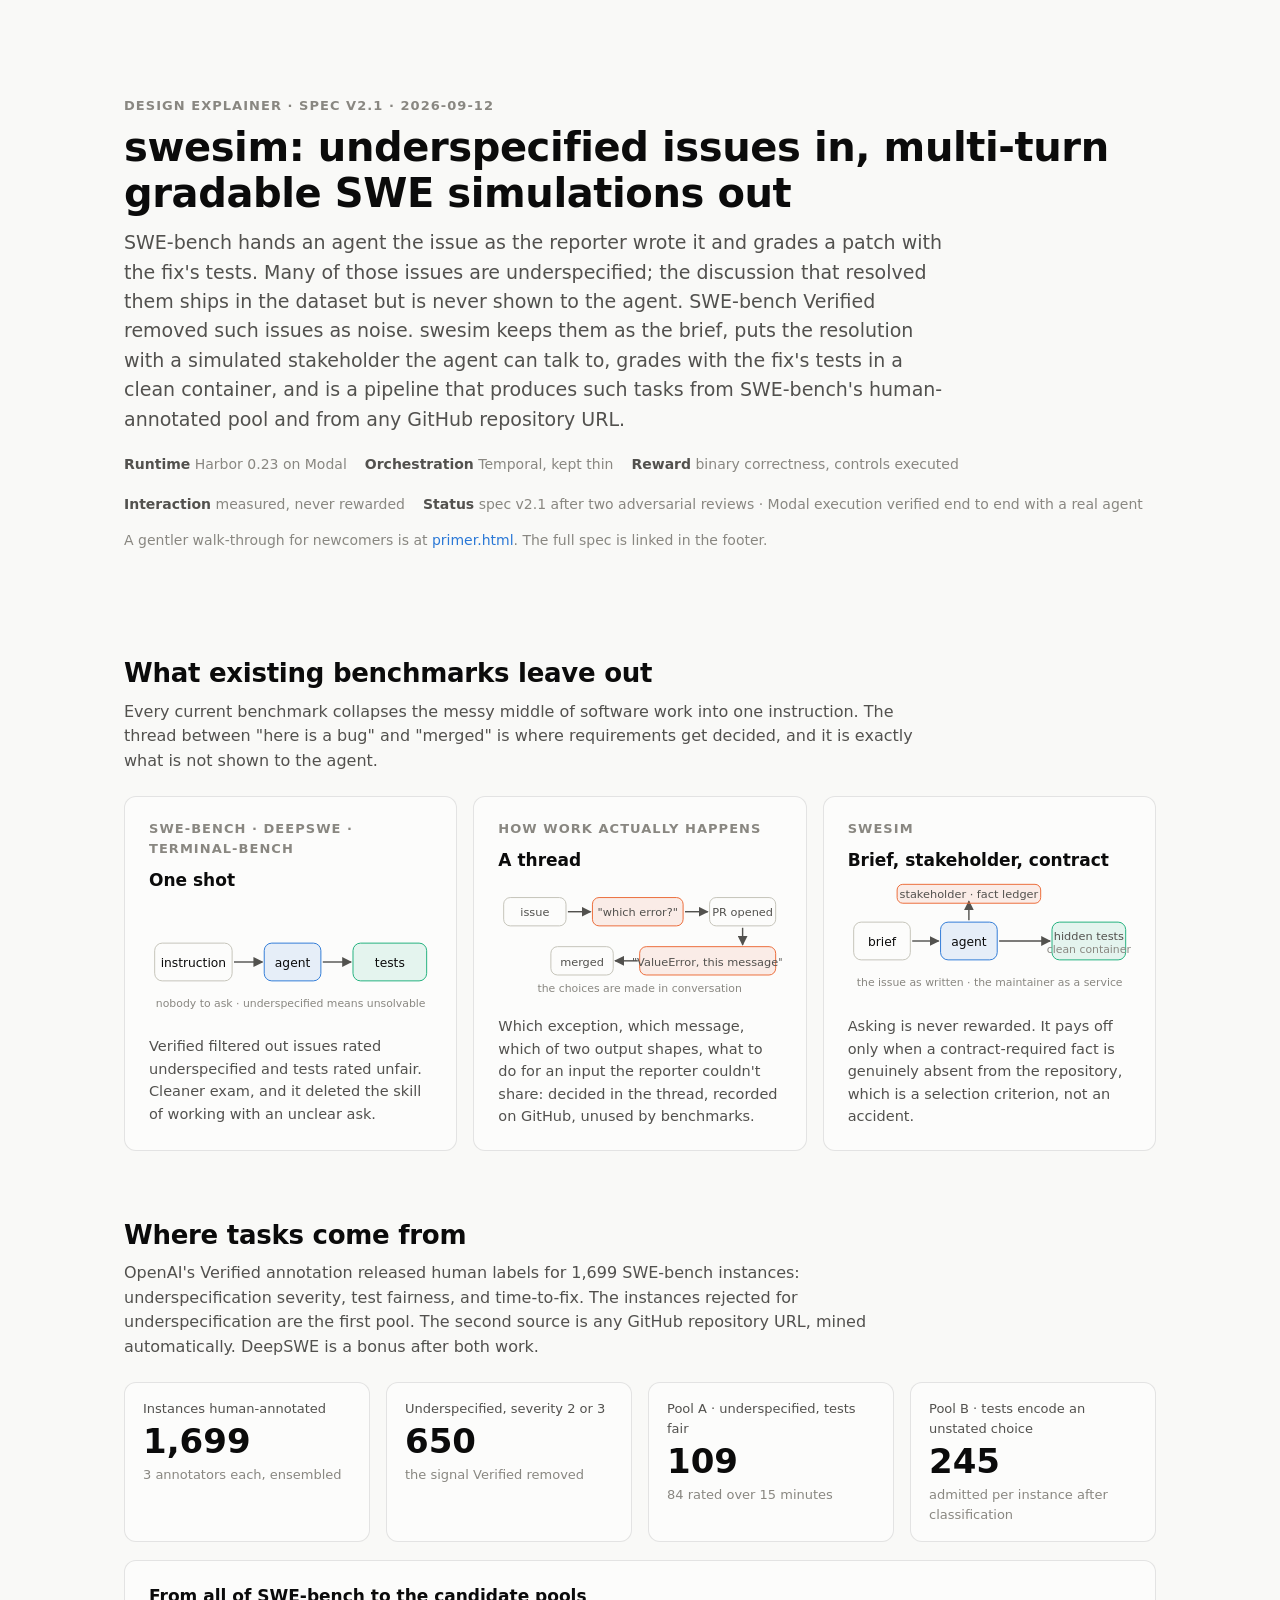
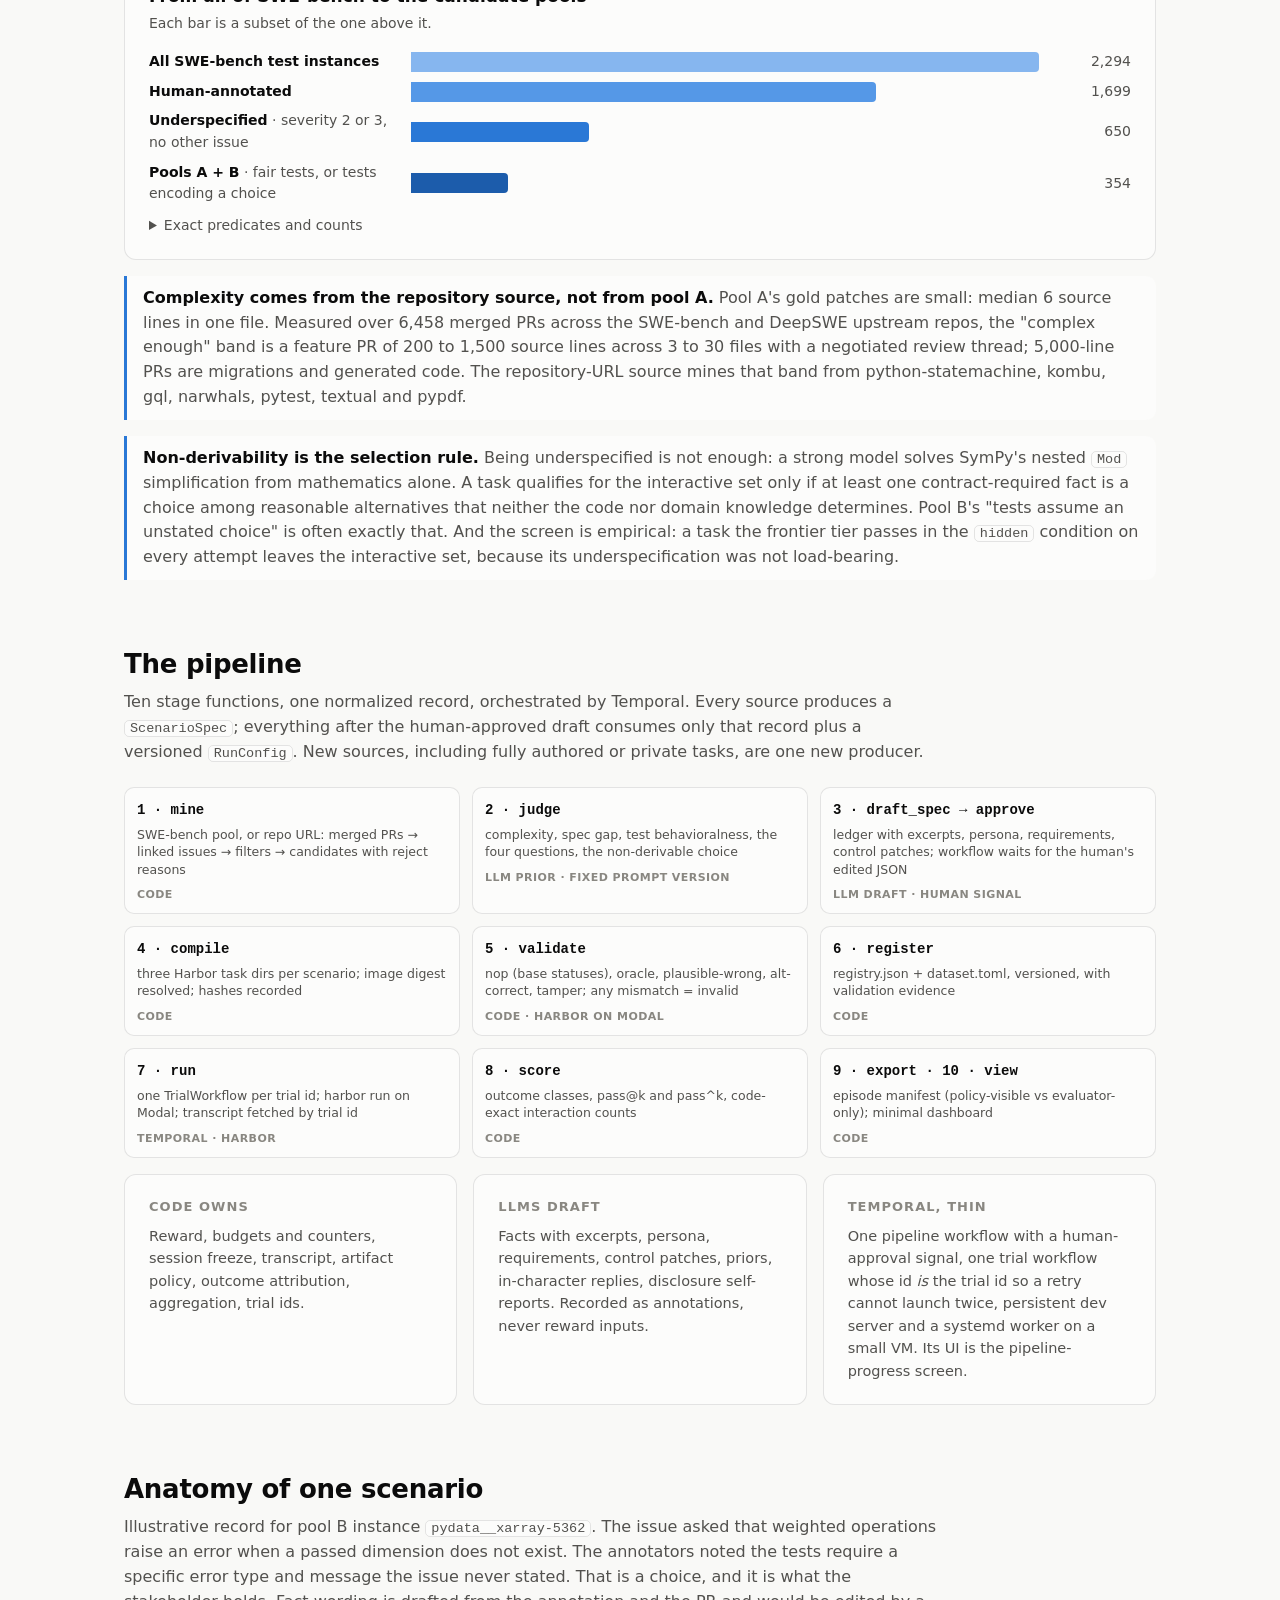
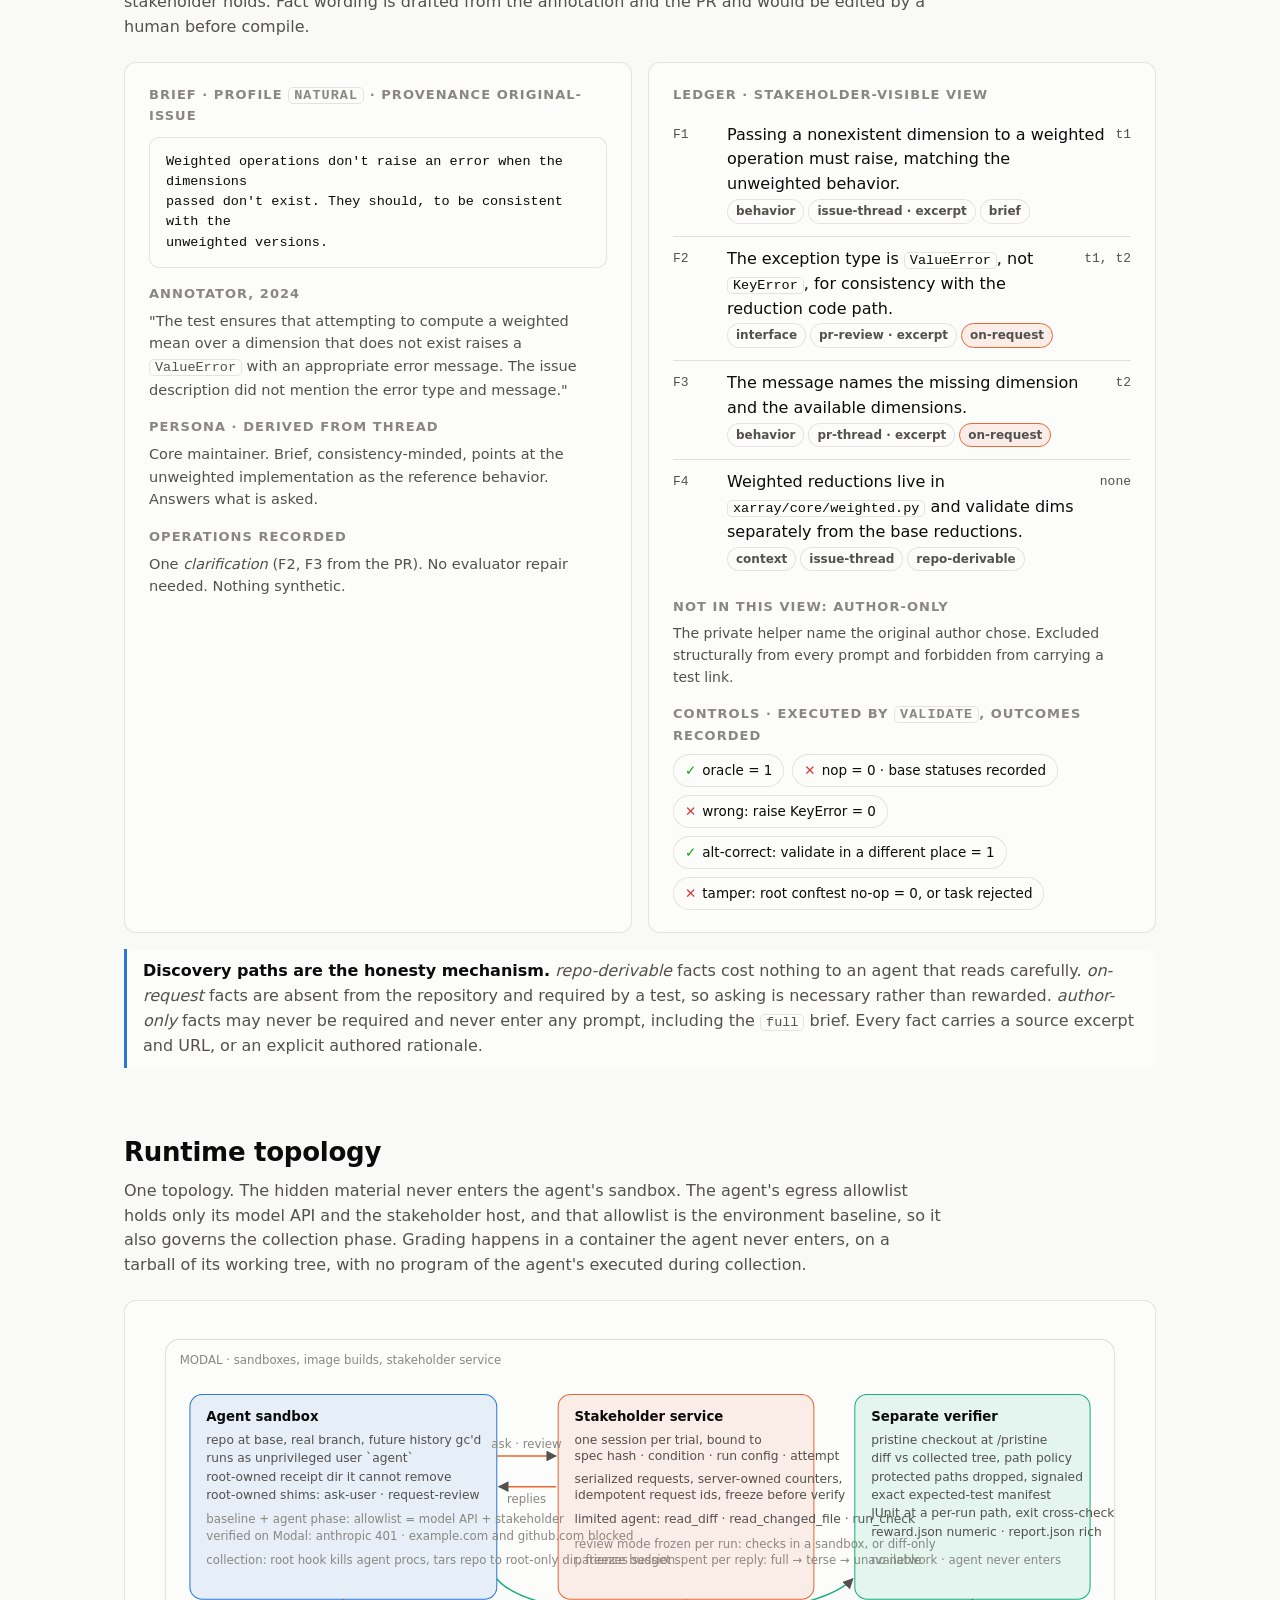
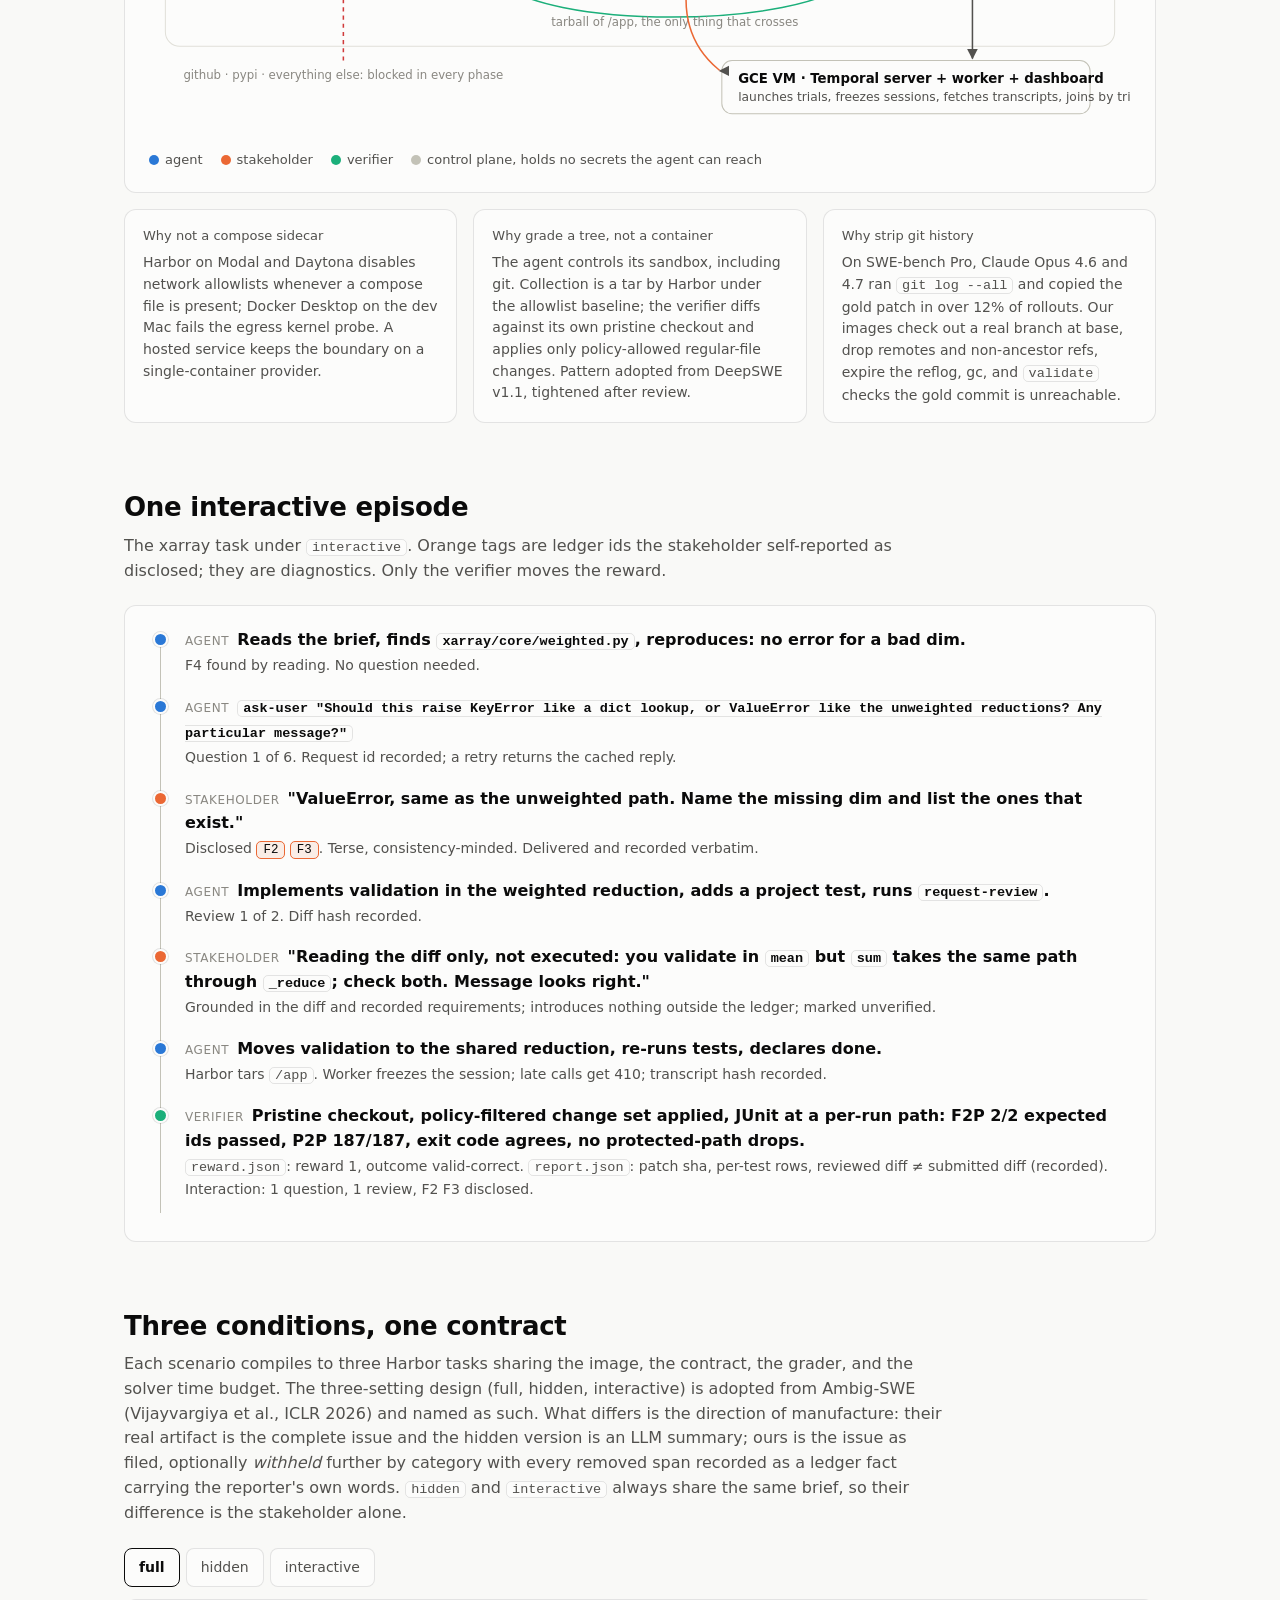
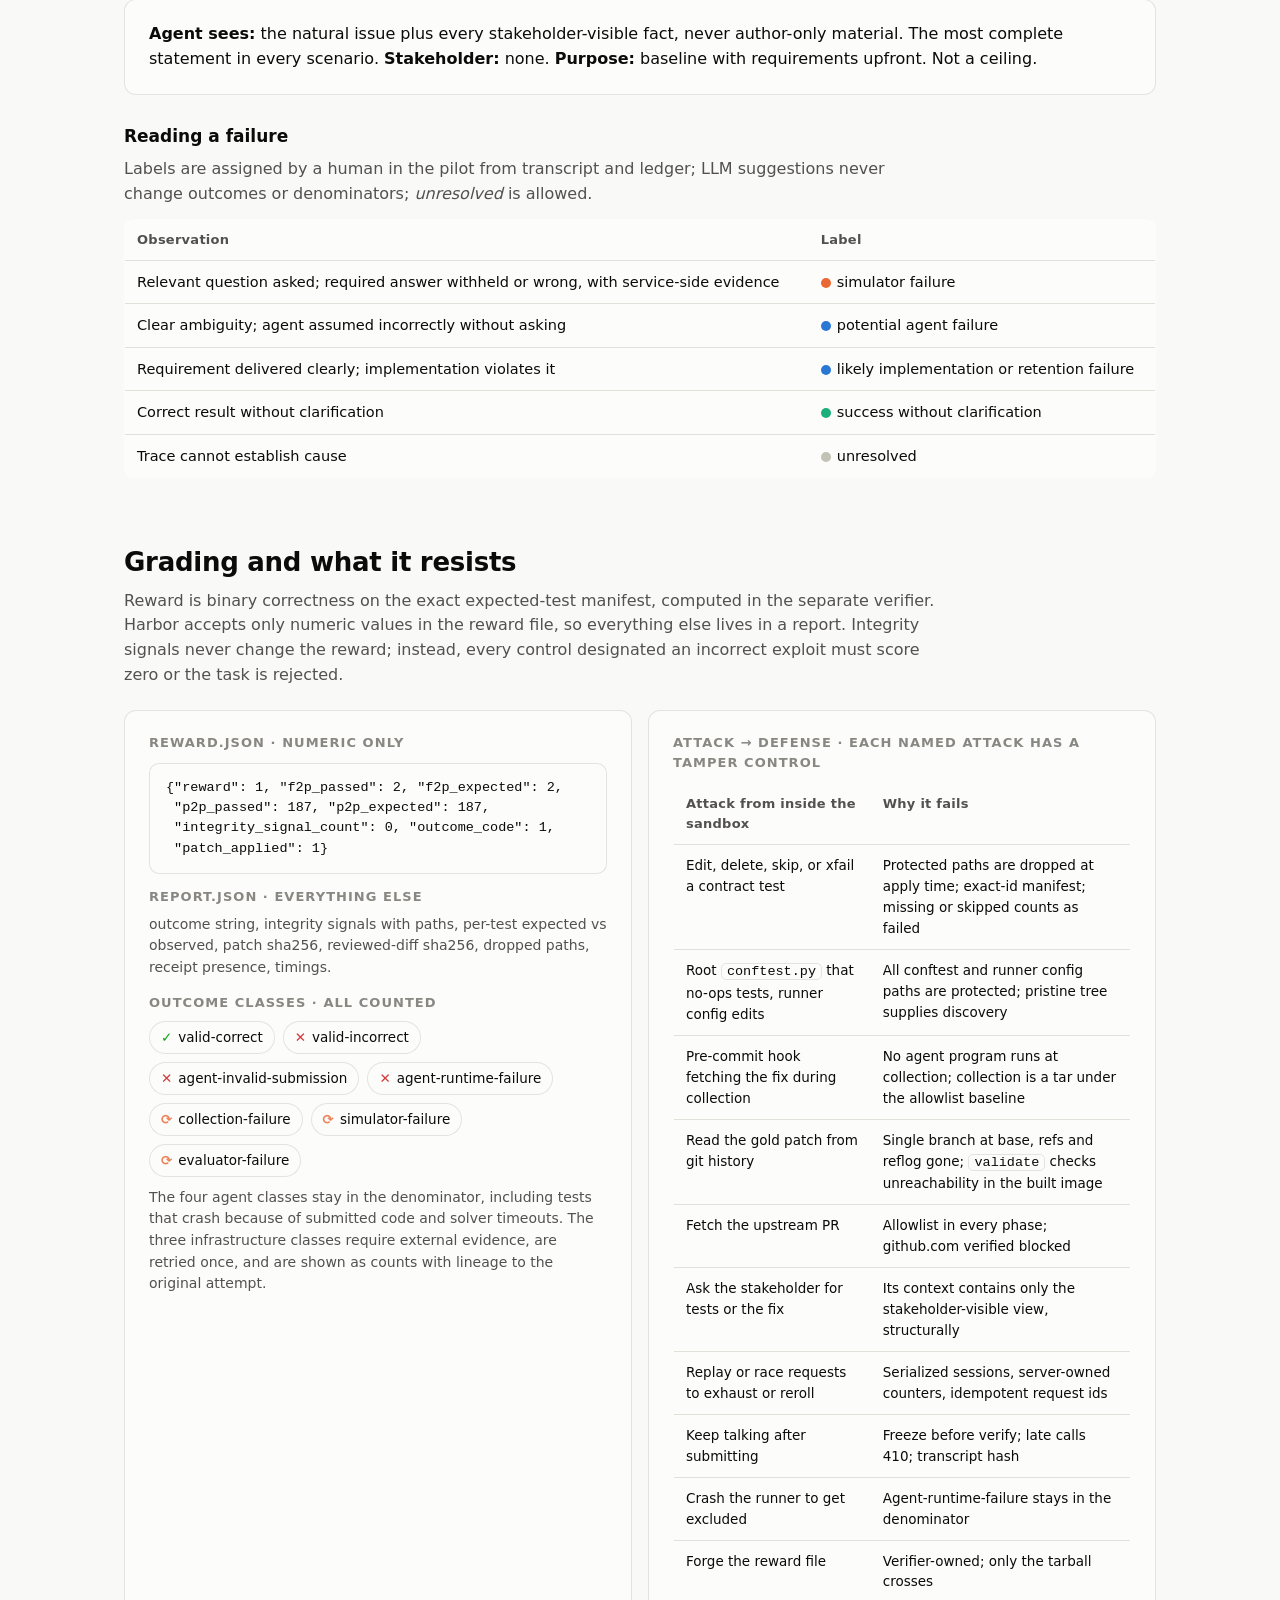
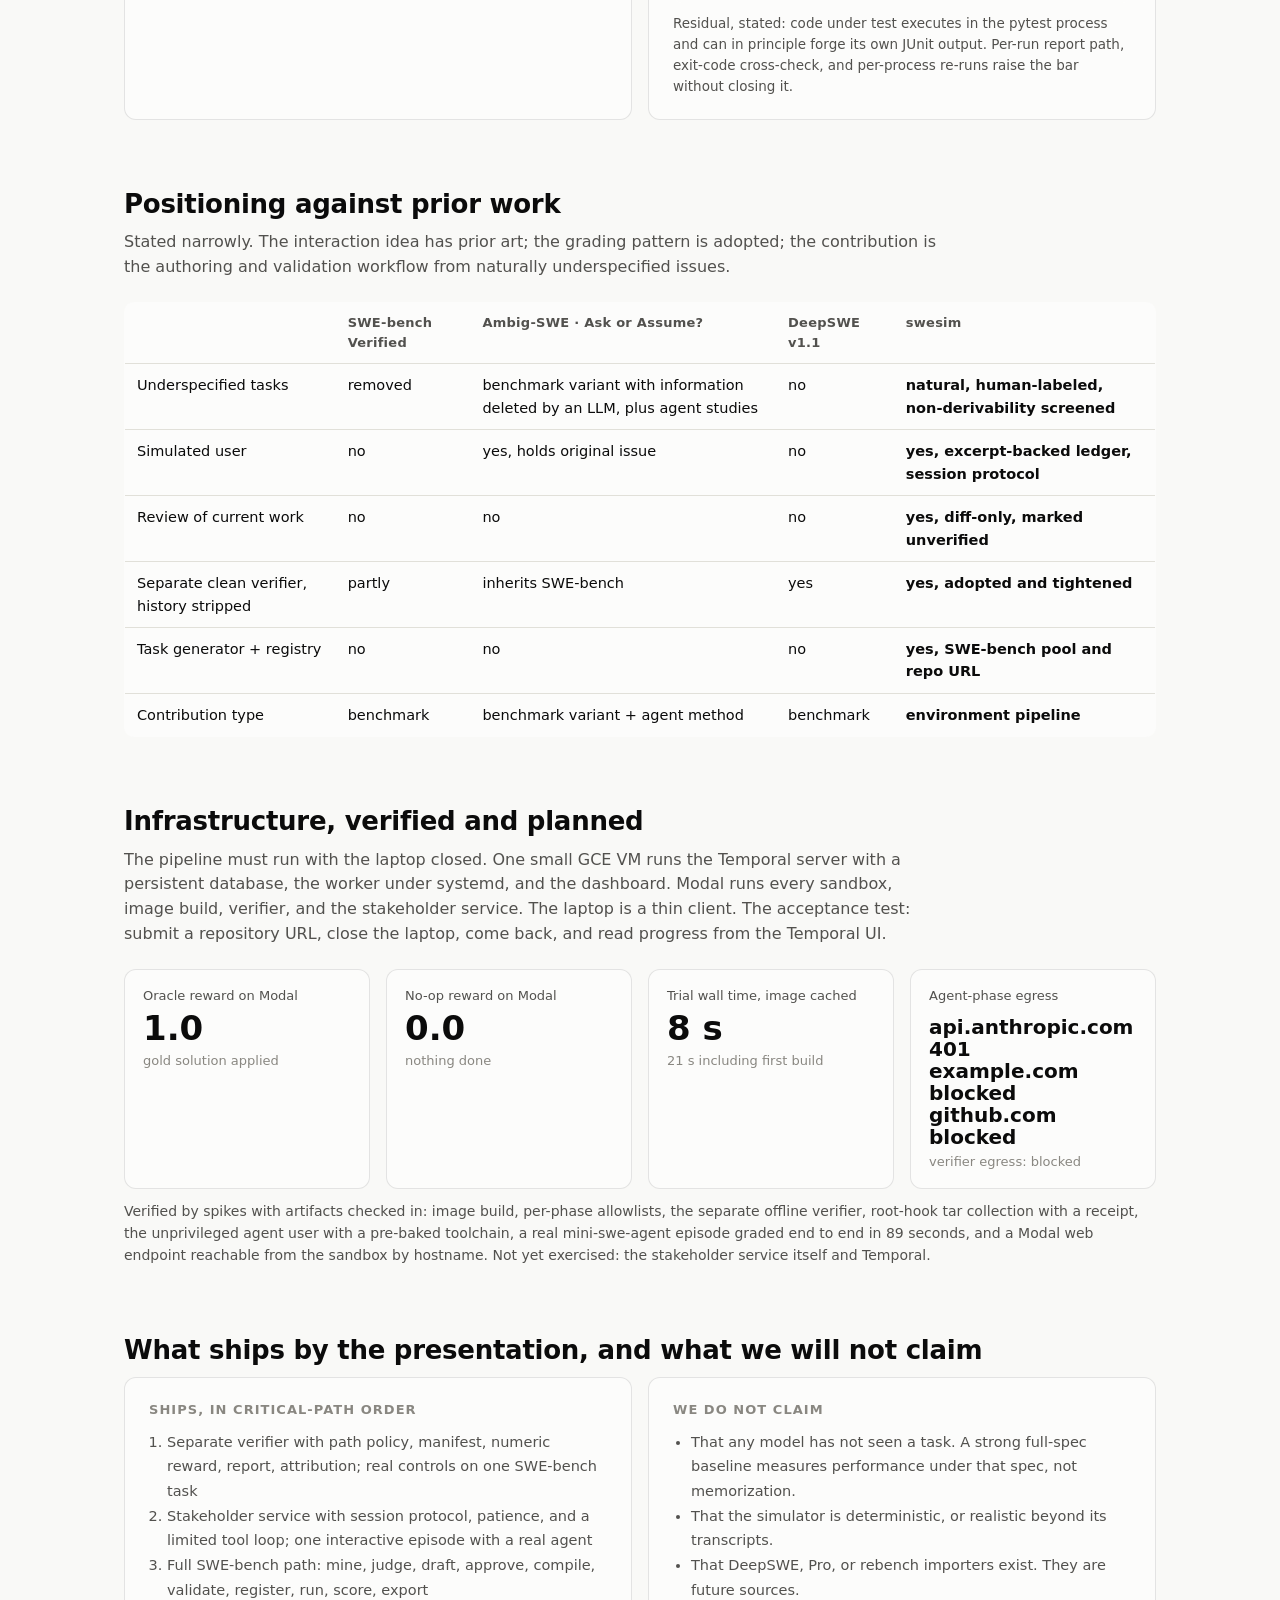
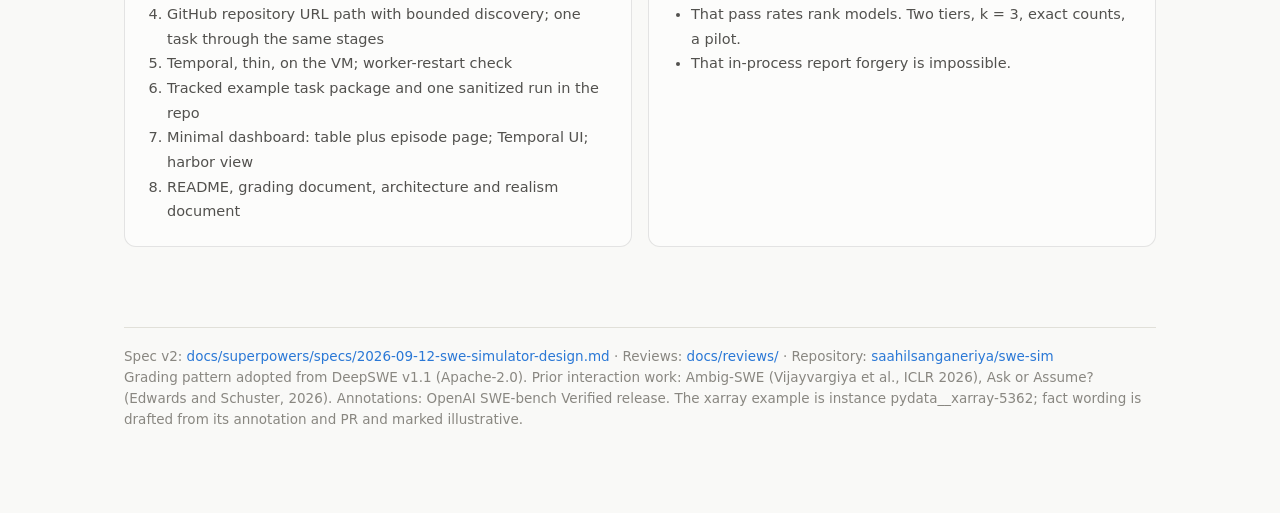
<file: docs/explainer/index.html>
<!doctype html>
<html lang="en">
<head>
<meta charset="utf-8">
<meta name="viewport" content="width=device-width, initial-scale=1">
<title>swesim: underspecified issues in, multi-turn gradable SWE simulations out</title>
<style>
:root{
  color-scheme: light;
  --surface:#fcfcfb; --plane:#f9f9f7; --ink:#0b0b0b; --ink2:#52514e; --muted:#898781;
  --grid:#e1e0d9; --axis:#c3c2b7; --border:rgba(11,11,11,.10);
  --s1:#2a78d6; --s2:#eb6834; --s3:#1baf7a;
  --s1w:rgba(42,120,214,.10); --s2w:rgba(235,104,52,.10); --s3w:rgba(27,175,122,.10);
  --o1:#86b6ef; --o2:#5598e7; --o3:#2a78d6; --o4:#1c5cab;
  --good:#0ca30c; --crit:#d03b3b; --serious:#ec835a;
  --mono: ui-monospace, SFMono-Regular, Menlo, Consolas, monospace;
}
@media (prefers-color-scheme: dark){
  :root:where(:not([data-theme="light"])){
    color-scheme: dark;
    --surface:#1a1a19; --plane:#0d0d0d; --ink:#ffffff; --ink2:#c3c2b7; --muted:#898781;
    --grid:#2c2c2a; --axis:#383835; --border:rgba(255,255,255,.10);
    --s1:#3987e5; --s2:#d95926; --s3:#199e70;
    --s1w:rgba(57,135,229,.16); --s2w:rgba(217,89,38,.16); --s3w:rgba(25,158,112,.16);
    --o1:#6da7ec; --o2:#3987e5; --o3:#256abf; --o4:#184f95;
  }
}
*{box-sizing:border-box}
html,body{margin:0;background:var(--plane);color:var(--ink);font:16px/1.55 system-ui,-apple-system,"Segoe UI",sans-serif}
a{color:var(--s1);text-decoration:none}a:hover{text-decoration:underline}
main{max-width:1080px;margin:0 auto;padding:40px 24px 96px}
header.hero{padding:56px 0 24px}
.eyebrow{font-size:13px;letter-spacing:.08em;text-transform:uppercase;color:var(--muted);font-weight:600}
h1{font-size:40px;line-height:1.15;margin:8px 0 12px;font-weight:700;letter-spacing:-.01em}
.lede{font-size:19px;color:var(--ink2);max-width:820px;margin:0 0 20px}
.meta{display:flex;gap:18px;flex-wrap:wrap;font-size:14px;color:var(--muted)}.meta b{color:var(--ink2);font-weight:600}
section{margin-top:64px}
h2{font-size:26px;margin:0 0 6px;letter-spacing:-.01em}
h3{font-size:17px;margin:28px 0 8px}
.sub{color:var(--ink2);margin:0 0 22px;max-width:820px}
.card{background:var(--surface);border:1px solid var(--border);border-radius:12px;padding:22px 24px}
.grid{display:grid;gap:16px}
.g2{grid-template-columns:repeat(2,minmax(0,1fr))}.g3{grid-template-columns:repeat(3,minmax(0,1fr))}.g4{grid-template-columns:repeat(4,minmax(0,1fr))}
@media (max-width:820px){.g2,.g3,.g4{grid-template-columns:1fr}}
.tag{display:inline-block;font-size:12px;font-weight:600;padding:2px 8px;border-radius:999px;border:1px solid var(--border);color:var(--ink2);background:var(--surface);margin:2px 4px 2px 0}
.tag.stake{border-color:var(--s2);background:var(--s2w)}.tag.agent{border-color:var(--s1);background:var(--s1w)}.tag.verif{border-color:var(--s3);background:var(--s3w)}
.dot{display:inline-block;width:10px;height:10px;border-radius:50%;margin-right:6px;vertical-align:-1px}
.dot.agent{background:var(--s1)}.dot.stake{background:var(--s2)}.dot.verif{background:var(--s3)}.dot.gray{background:var(--axis)}
.legend{display:flex;gap:18px;flex-wrap:wrap;font-size:13px;color:var(--ink2);margin:10px 0 0}
code{font-family:var(--mono);font-size:13.5px;background:var(--surface);border:1px solid var(--border);border-radius:5px;padding:0 5px}
pre{font-family:var(--mono);font-size:13.5px;background:var(--surface);border:1px solid var(--border);border-radius:10px;padding:14px 16px;overflow:auto;line-height:1.5;white-space:pre-wrap}
pre code{border:none;padding:0;background:none}
table{width:100%;border-collapse:collapse;font-size:14.5px;background:var(--surface);border:1px solid var(--border);border-radius:10px;overflow:hidden}
th,td{text-align:left;padding:10px 12px;border-bottom:1px solid var(--grid);vertical-align:top}
th{font-weight:600;color:var(--ink2);font-size:13px;letter-spacing:.02em}
tr:last-child td{border-bottom:none}
td.n{font-variant-numeric:tabular-nums;text-align:right}
.mark{font-weight:700}
.tile{background:var(--surface);border:1px solid var(--border);border-radius:12px;padding:16px 18px}
.tile .l{font-size:13px;color:var(--ink2)}.tile .v{font-size:34px;font-weight:600;line-height:1.1;margin-top:4px}.tile .d{font-size:13px;color:var(--muted);margin-top:4px}
.stage{background:var(--surface);border:1px solid var(--border);border-radius:10px;padding:12px 12px 10px}
.stage b{display:block;font-family:var(--mono);font-size:14px}
.stage span{display:block;font-size:12.5px;color:var(--ink2);margin-top:4px;line-height:1.4}
.stage .who{font-size:11px;font-weight:600;letter-spacing:.04em;text-transform:uppercase;color:var(--muted);margin-top:8px}
.fun{display:grid;grid-template-columns:250px 1fr 80px;gap:8px 12px;align-items:center;font-size:14px}
.fun .lab{color:var(--ink2)}.fun .lab b{color:var(--ink);font-weight:600}
.fun .bar{height:20px;border-radius:0 4px 4px 0}
.fun .val{font-variant-numeric:tabular-nums;color:var(--ink2);text-align:right}
details summary{cursor:pointer;color:var(--ink2);font-size:14px;margin-top:10px}
.tabs{display:flex;gap:6px;margin-bottom:12px}
.tabs button{border:1px solid var(--border);background:var(--surface);color:var(--ink2);padding:8px 14px;border-radius:8px;font:inherit;font-size:14px;cursor:pointer}
.tabs button[aria-selected="true"]{border-color:var(--ink);color:var(--ink);font-weight:600}
.panel{display:none}.panel[data-active="true"]{display:block}
.tl{list-style:none;margin:0;padding:0;position:relative}
.tl::before{content:"";position:absolute;left:11px;top:6px;bottom:6px;width:1px;background:var(--axis)}
.tl li{position:relative;padding:0 0 18px 36px}
.tl .k{position:absolute;left:4px;top:4px;width:15px;height:15px;border-radius:50%;border:2px solid var(--surface);box-shadow:0 0 0 1px var(--border)}
.tl .k.agent{background:var(--s1)}.tl .k.stake{background:var(--s2)}.tl .k.verif{background:var(--s3)}.tl .k.gray{background:var(--axis)}
.tl b{font-weight:600}.tl .who{font-size:12px;text-transform:uppercase;letter-spacing:.05em;color:var(--muted);margin-right:8px}
.tl .note{display:block;color:var(--ink2);font-size:14px;margin-top:2px}
.fact{font-family:var(--mono);font-size:12.5px;background:var(--s2w);border:1px solid var(--s2);padding:1px 6px;border-radius:5px;color:var(--ink)}
.fact-row{display:grid;grid-template-columns:44px 1fr auto;gap:10px;align-items:start;padding:10px 0;border-bottom:1px solid var(--grid)}
.fact-row:last-child{border-bottom:none}
.fact-row .id{font-family:var(--mono);font-size:13px;color:var(--ink2);padding-top:2px}
.fact-row .tags{white-space:nowrap}
.chips{display:flex;gap:8px;flex-wrap:wrap}
.chip{display:inline-flex;align-items:center;gap:6px;border:1px solid var(--border);background:var(--surface);border-radius:999px;padding:5px 11px;font-size:13.5px}
.chip .i{font-weight:700}.chip.good .i{color:var(--good)}.chip.crit .i{color:var(--crit)}.chip.warn .i{color:var(--serious)}
.callout{border-left:3px solid var(--s1);padding:10px 16px;background:var(--surface);border-radius:0 10px 10px 0;color:var(--ink2);max-width:none}
.callout b{color:var(--ink)}
svg text{font:13px system-ui,-apple-system,"Segoe UI",sans-serif;fill:var(--ink)}
svg .t2{fill:var(--ink2);font-size:12px}svg .t3{fill:var(--muted);font-size:11.5px}svg .b{font-weight:600}
svg .agent rect{fill:var(--s1w);stroke:var(--s1)}svg .stake rect{fill:var(--s2w);stroke:var(--s2)}svg .verif rect{fill:var(--s3w);stroke:var(--s3)}svg .neutral rect{fill:var(--surface);stroke:var(--axis)}
svg .arrow{stroke:var(--ink2);stroke-width:1.5;fill:none;marker-end:url(#ah)}
svg .blocked{stroke:var(--crit);stroke-dasharray:4 4;stroke-width:1.5;fill:none}
footer{margin-top:80px;color:var(--muted);font-size:13.5px;border-top:1px solid var(--grid);padding-top:18px}
</style>
</head>
<body>
<svg width="0" height="0" style="position:absolute"><defs><marker id="ah" viewBox="0 0 10 10" refX="9" refY="5" markerWidth="7" markerHeight="7" orient="auto-start-reverse"><path d="M0 0L10 5L0 10z" fill="var(--ink2)"/></marker></defs></svg>
<main>

<header class="hero">
  <div class="eyebrow">Design explainer · spec v2.1 · 2026-09-12</div>
  <h1>swesim: underspecified issues in, multi-turn gradable SWE simulations out</h1>
  <p class="lede">SWE-bench hands an agent the issue as the reporter wrote it and grades a patch with the fix's tests. Many of those issues are underspecified; the discussion that resolved them ships in the dataset but is never shown to the agent. SWE-bench Verified removed such issues as noise. swesim keeps them as the brief, puts the resolution with a simulated stakeholder the agent can talk to, grades with the fix's tests in a clean container, and is a pipeline that produces such tasks from SWE-bench's human-annotated pool and from any GitHub repository URL.</p>
  <div class="meta">
    <span><b>Runtime</b> Harbor 0.23 on Modal</span>
    <span><b>Orchestration</b> Temporal, kept thin</span>
    <span><b>Reward</b> binary correctness, controls executed</span>
    <span><b>Interaction</b> measured, never rewarded</span>
    <span><b>Status</b> spec v2.1 after two adversarial reviews · Modal execution verified end to end with a real agent</span>
  </div>
  <p style="font-size:14px;color:var(--muted);margin-top:14px">A gentler walk-through for newcomers is at <a href="primer.html">primer.html</a>. The full spec is linked in the footer.</p>
</header>

<section id="gap">
  <h2>What existing benchmarks leave out</h2>
  <p class="sub">Every current benchmark collapses the messy middle of software work into one instruction. The thread between "here is a bug" and "merged" is where requirements get decided, and it is exactly what is not shown to the agent.</p>
  <div class="grid g3">
    <div class="card">
      <div class="eyebrow">SWE-bench · DeepSWE · Terminal-Bench</div>
      <h3 style="margin-top:8px">One shot</h3>
      <svg viewBox="0 0 300 120" width="100%" height="120" role="img" aria-label="Instruction to agent to tests">
        <g class="neutral"><rect x="6" y="40" width="82" height="40" rx="8"/><text x="47" y="65" text-anchor="middle">instruction</text></g>
        <path class="arrow" d="M90 60H120"/>
        <g class="agent"><rect x="122" y="40" width="60" height="40" rx="8"/><text x="152" y="65" text-anchor="middle">agent</text></g>
        <path class="arrow" d="M184 60H214"/>
        <g class="verif"><rect x="216" y="40" width="78" height="40" rx="8"/><text x="255" y="65" text-anchor="middle">tests</text></g>
        <text x="150" y="108" text-anchor="middle" class="t3">nobody to ask · underspecified means unsolvable</text>
      </svg>
      <p style="color:var(--ink2);font-size:14.5px;margin:6px 0 0">Verified filtered out issues rated underspecified and tests rated unfair. Cleaner exam, and it deleted the skill of working with an unclear ask.</p>
    </div>
    <div class="card">
      <div class="eyebrow">How work actually happens</div>
      <h3 style="margin-top:8px">A thread</h3>
      <svg viewBox="0 0 300 120" width="100%" height="120" role="img" aria-label="Issue, question, PR, review, merge">
        <g class="neutral"><rect x="6" y="14" width="66" height="30" rx="7"/><text x="39" y="34" text-anchor="middle" class="t2">issue</text></g>
        <path class="arrow" d="M74 29H98"/>
        <g class="stake"><rect x="100" y="14" width="96" height="30" rx="7"/><text x="148" y="34" text-anchor="middle" class="t2">"which error?"</text></g>
        <path class="arrow" d="M198 29H222"/>
        <g class="neutral"><rect x="224" y="14" width="70" height="30" rx="7"/><text x="259" y="34" text-anchor="middle" class="t2">PR opened</text></g>
        <path class="arrow" d="M259 46V64"/>
        <g class="stake"><rect x="150" y="66" width="144" height="30" rx="7"/><text x="222" y="86" text-anchor="middle" class="t2">"ValueError, this message"</text></g>
        <path class="arrow" d="M148 81H124"/>
        <g class="neutral"><rect x="56" y="66" width="66" height="30" rx="7"/><text x="89" y="86" text-anchor="middle" class="t2">merged</text></g>
        <text x="150" y="114" text-anchor="middle" class="t3">the choices are made in conversation</text>
      </svg>
      <p style="color:var(--ink2);font-size:14.5px;margin:6px 0 0">Which exception, which message, which of two output shapes, what to do for an input the reporter couldn't share: decided in the thread, recorded on GitHub, unused by benchmarks.</p>
    </div>
    <div class="card">
      <div class="eyebrow">swesim</div>
      <h3 style="margin-top:8px">Brief, stakeholder, contract</h3>
      <svg viewBox="0 0 300 120" width="100%" height="120" role="img" aria-label="Brief to agent, agent asks stakeholder, hidden tests grade">
        <g class="neutral"><rect x="6" y="40" width="60" height="40" rx="8"/><text x="36" y="65" text-anchor="middle">brief</text></g>
        <path class="arrow" d="M68 60H96"/>
        <g class="agent"><rect x="98" y="40" width="60" height="40" rx="8"/><text x="128" y="65" text-anchor="middle">agent</text></g>
        <path class="arrow" d="M128 38V18"/>
        <g class="stake"><rect x="52" y="0" width="152" height="20" rx="6"/><text x="128" y="14" text-anchor="middle" class="t2">stakeholder · fact ledger</text></g>
        <path class="arrow" d="M160 60H214"/>
        <g class="verif"><rect x="216" y="40" width="78" height="40" rx="8"/><text x="255" y="59" text-anchor="middle" class="t2">hidden tests</text><text x="255" y="73" text-anchor="middle" class="t3">clean container</text></g>
        <text x="150" y="108" text-anchor="middle" class="t3">the issue as written · the maintainer as a service</text>
      </svg>
      <p style="color:var(--ink2);font-size:14.5px;margin:6px 0 0">Asking is never rewarded. It pays off only when a contract-required fact is genuinely absent from the repository, which is a selection criterion, not an accident.</p>
    </div>
  </div>
</section>

<section id="pool">
  <h2>Where tasks come from</h2>
  <p class="sub">OpenAI's Verified annotation released human labels for 1,699 SWE-bench instances: underspecification severity, test fairness, and time-to-fix. The instances rejected for underspecification are the first pool. The second source is any GitHub repository URL, mined automatically. DeepSWE is a bonus after both work.</p>
  <div class="grid g4" style="margin-bottom:18px">
    <div class="tile"><div class="l">Instances human-annotated</div><div class="v">1,699</div><div class="d">3 annotators each, ensembled</div></div>
    <div class="tile"><div class="l">Underspecified, severity 2 or 3</div><div class="v">650</div><div class="d">the signal Verified removed</div></div>
    <div class="tile"><div class="l">Pool A · underspecified, tests fair</div><div class="v">109</div><div class="d">84 rated over 15 minutes</div></div>
    <div class="tile"><div class="l">Pool B · tests encode an unstated choice</div><div class="v">245</div><div class="d">admitted per instance after classification</div></div>
  </div>
  <div class="card">
    <h3 style="margin:0 0 4px">From all of SWE-bench to the candidate pools</h3>
    <p style="color:var(--ink2);font-size:14px;margin:0 0 16px">Each bar is a subset of the one above it.</p>
    <div class="fun">
      <div class="lab"><b>All SWE-bench test instances</b></div><div class="bar" style="width:100%;background:var(--o1)"></div><div class="val">2,294</div>
      <div class="lab"><b>Human-annotated</b></div><div class="bar" style="width:74%;background:var(--o2)"></div><div class="val">1,699</div>
      <div class="lab"><b>Underspecified</b> · severity 2 or 3, no other issue</div><div class="bar" style="width:28.3%;background:var(--o3)"></div><div class="val">650</div>
      <div class="lab"><b>Pools A + B</b> · fair tests, or tests encoding a choice</div><div class="bar" style="width:15.4%;background:var(--o4)"></div><div class="val">354</div>
    </div>
    <details><summary>Exact predicates and counts</summary>
      <table style="margin-top:8px"><thead><tr><th>Pool</th><th>Predicate over the ensembled CSV (all with <code>other_major_issues == 0</code>)</th><th class="n">Count</th><th>Use</th></tr></thead><tbody>
        <tr><td>A</td><td><code>underspecified &gt;= 2 and false_negative &lt;= 1</code></td><td class="n">109</td><td>candidate pool</td></tr>
        <tr><td>B</td><td><code>underspecified &gt;= 2 and false_negative == 2</code></td><td class="n">245</td><td>candidate pool, after clarification-vs-repair classification</td></tr>
        <tr><td>C</td><td><code>underspecified &lt;= 1 and false_negative == 2</code></td><td class="n">276</td><td>future</td></tr>
        <tr><td>Passed filter, not in Verified</td><td><code>filter_out == False</code> minus the 500</td><td class="n">39</td><td>subsampled out; not a rejection set</td></tr>
      </tbody></table>
    </details>
  </div>
  <p class="callout" style="margin-top:16px"><b>Complexity comes from the repository source, not from pool A.</b> Pool A's gold patches are small: median 6 source lines in one file. Measured over 6,458 merged PRs across the SWE-bench and DeepSWE upstream repos, the "complex enough" band is a feature PR of 200 to 1,500 source lines across 3 to 30 files with a negotiated review thread; 5,000-line PRs are migrations and generated code. The repository-URL source mines that band from python-statemachine, kombu, gql, narwhals, pytest, textual and pypdf.</p>
  <p class="callout" style="margin-top:12px"><b>Non-derivability is the selection rule.</b> Being underspecified is not enough: a strong model solves SymPy's nested <code>Mod</code> simplification from mathematics alone. A task qualifies for the interactive set only if at least one contract-required fact is a choice among reasonable alternatives that neither the code nor domain knowledge determines. Pool B's "tests assume an unstated choice" is often exactly that. And the screen is empirical: a task the frontier tier passes in the <code>hidden</code> condition on every attempt leaves the interactive set, because its underspecification was not load-bearing.</p>
</section>

<section id="pipeline">
  <h2>The pipeline</h2>
  <p class="sub">Ten stage functions, one normalized record, orchestrated by Temporal. Every source produces a <code>ScenarioSpec</code>; everything after the human-approved draft consumes only that record plus a versioned <code>RunConfig</code>. New sources, including fully authored or private tasks, are one new producer.</p>
  <div class="grid g3" style="gap:12px">
    <div class="stage"><b>1 · mine</b><span>SWE-bench pool, or repo URL: merged PRs → linked issues → filters → candidates with reject reasons</span><div class="who">code</div></div>
    <div class="stage"><b>2 · judge</b><span>complexity, spec gap, test behavioralness, the four questions, the non-derivable choice</span><div class="who">LLM prior · fixed prompt version</div></div>
    <div class="stage"><b>3 · draft_spec → approve</b><span>ledger with excerpts, persona, requirements, control patches; workflow waits for the human's edited JSON</span><div class="who">LLM draft · human signal</div></div>
    <div class="stage"><b>4 · compile</b><span>three Harbor task dirs per scenario; image digest resolved; hashes recorded</span><div class="who">code</div></div>
    <div class="stage"><b>5 · validate</b><span>nop (base statuses), oracle, plausible-wrong, alt-correct, tamper; any mismatch = invalid</span><div class="who">code · Harbor on Modal</div></div>
    <div class="stage"><b>6 · register</b><span>registry.json + dataset.toml, versioned, with validation evidence</span><div class="who">code</div></div>
    <div class="stage"><b>7 · run</b><span>one TrialWorkflow per trial id; harbor run on Modal; transcript fetched by trial id</span><div class="who">Temporal · Harbor</div></div>
    <div class="stage"><b>8 · score</b><span>outcome classes, pass@k and pass^k, code-exact interaction counts</span><div class="who">code</div></div>
    <div class="stage"><b>9 · export · 10 · view</b><span>episode manifest (policy-visible vs evaluator-only); minimal dashboard</span><div class="who">code</div></div>
  </div>
  <div class="grid g3" style="margin-top:16px">
    <div class="card"><div class="eyebrow">Code owns</div><p style="margin:8px 0 0;color:var(--ink2);font-size:14.5px">Reward, budgets and counters, session freeze, transcript, artifact policy, outcome attribution, aggregation, trial ids.</p></div>
    <div class="card"><div class="eyebrow">LLMs draft</div><p style="margin:8px 0 0;color:var(--ink2);font-size:14.5px">Facts with excerpts, persona, requirements, control patches, priors, in-character replies, disclosure self-reports. Recorded as annotations, never reward inputs.</p></div>
    <div class="card"><div class="eyebrow">Temporal, thin</div><p style="margin:8px 0 0;color:var(--ink2);font-size:14.5px">One pipeline workflow with a human-approval signal, one trial workflow whose id <em>is</em> the trial id so a retry cannot launch twice, persistent dev server and a systemd worker on a small VM. Its UI is the pipeline-progress screen.</p></div>
  </div>
</section>

<section id="scenario">
  <h2>Anatomy of one scenario</h2>
  <p class="sub">Illustrative record for pool B instance <code>pydata__xarray-5362</code>. The issue asked that weighted operations raise an error when a passed dimension does not exist. The annotators noted the tests require a specific error type and message the issue never stated. That is a choice, and it is what the stakeholder holds. Fact wording is drafted from the annotation and the PR and would be edited by a human before compile.</p>
  <div class="grid g2">
    <div class="card">
      <div class="eyebrow">Brief · profile <code>natural</code> · provenance original-issue</div>
      <pre style="margin-top:10px"><code>Weighted operations don't raise an error when the dimensions
passed don't exist. They should, to be consistent with the
unweighted versions.</code></pre>
      <div class="eyebrow" style="margin-top:16px">Annotator, 2024</div>
      <p style="color:var(--ink2);font-size:14.5px;margin:6px 0 0">"The test ensures that attempting to compute a weighted mean over a dimension that does not exist raises a <code>ValueError</code> with an appropriate error message. The issue description did not mention the error type and message."</p>
      <div class="eyebrow" style="margin-top:16px">Persona · derived from thread</div>
      <p style="color:var(--ink2);font-size:14.5px;margin:6px 0 0">Core maintainer. Brief, consistency-minded, points at the unweighted implementation as the reference behavior. Answers what is asked.</p>
      <div class="eyebrow" style="margin-top:16px">Operations recorded</div>
      <p style="color:var(--ink2);font-size:14.5px;margin:6px 0 0">One <em>clarification</em> (F2, F3 from the PR). No evaluator repair needed. Nothing synthetic.</p>
    </div>
    <div class="card">
      <div class="eyebrow">Ledger · stakeholder-visible view</div>
      <div style="margin-top:8px">
        <div class="fact-row"><div class="id">F1</div><div>Passing a nonexistent dimension to a weighted operation must raise, matching the unweighted behavior.<div class="tags"><span class="tag">behavior</span><span class="tag">issue-thread · excerpt</span><span class="tag">brief</span></div></div><div class="id">t1</div></div>
        <div class="fact-row"><div class="id">F2</div><div>The exception type is <code>ValueError</code>, not <code>KeyError</code>, for consistency with the reduction code path.<div class="tags"><span class="tag">interface</span><span class="tag">pr-review · excerpt</span><span class="tag stake">on-request</span></div></div><div class="id">t1, t2</div></div>
        <div class="fact-row"><div class="id">F3</div><div>The message names the missing dimension and the available dimensions.<div class="tags"><span class="tag">behavior</span><span class="tag">pr-thread · excerpt</span><span class="tag stake">on-request</span></div></div><div class="id">t2</div></div>
        <div class="fact-row"><div class="id">F4</div><div>Weighted reductions live in <code>xarray/core/weighted.py</code> and validate dims separately from the base reductions.<div class="tags"><span class="tag">context</span><span class="tag">issue-thread</span><span class="tag">repo-derivable</span></div></div><div class="id">none</div></div>
      </div>
      <div class="eyebrow" style="margin-top:14px">Not in this view: author-only</div>
      <p style="color:var(--ink2);font-size:14px;margin:6px 0 0">The private helper name the original author chose. Excluded structurally from every prompt and forbidden from carrying a test link.</p>
      <div class="eyebrow" style="margin-top:16px">Controls · executed by <code>validate</code>, outcomes recorded</div>
      <div class="chips" style="margin-top:8px"><span class="chip good"><span class="i">✓</span>oracle = 1</span><span class="chip crit"><span class="i">✕</span>nop = 0 · base statuses recorded</span><span class="chip crit"><span class="i">✕</span>wrong: raise KeyError = 0</span><span class="chip good"><span class="i">✓</span>alt-correct: validate in a different place = 1</span><span class="chip crit"><span class="i">✕</span>tamper: root conftest no-op = 0, or task rejected</span></div>
    </div>
  </div>
  <p class="callout" style="margin-top:16px"><b>Discovery paths are the honesty mechanism.</b> <em>repo-derivable</em> facts cost nothing to an agent that reads carefully. <em>on-request</em> facts are absent from the repository and required by a test, so asking is necessary rather than rewarded. <em>author-only</em> facts may never be required and never enter any prompt, including the <code>full</code> brief. Every fact carries a source excerpt and URL, or an explicit authored rationale.</p>
</section>

<section id="topology">
  <h2>Runtime topology</h2>
  <p class="sub">One topology. The hidden material never enters the agent's sandbox. The agent's egress allowlist holds only its model API and the stakeholder host, and that allowlist is the environment baseline, so it also governs the collection phase. Grading happens in a container the agent never enters, on a tarball of its working tree, with no program of the agent's executed during collection.</p>
  <div class="card">
  <svg viewBox="0 0 960 400" width="100%" role="img" aria-label="Topology: agent sandbox, stakeholder service, verifier, worker">
    <rect x="16" y="16" width="928" height="300" rx="14" fill="none" stroke="var(--grid)"/>
    <text x="30" y="40" class="t3">MODAL · sandboxes, image builds, stakeholder service</text>
    <g class="agent"><rect x="40" y="70" width="300" height="200" rx="12"/></g>
    <text x="56" y="96" class="b">Agent sandbox</text>
    <text x="56" y="118" class="t2">repo at base, real branch, future history gc'd</text>
    <text x="56" y="136" class="t2">runs as unprivileged user `agent`</text>
    <text x="56" y="154" class="t2">root-owned receipt dir it cannot remove</text>
    <text x="56" y="172" class="t2">root-owned shims: ask-user · request-review</text>
    <text x="56" y="196" class="t3">baseline + agent phase: allowlist = model API + stakeholder</text>
    <text x="56" y="212" class="t3">verified on Modal: anthropic 401 · example.com and github.com blocked</text>
    <text x="56" y="236" class="t3">collection: root hook kills agent procs, tars repo to root-only dir, freezes session</text>
    <g class="stake"><rect x="400" y="70" width="250" height="200" rx="12"/></g>
    <text x="416" y="96" class="b">Stakeholder service</text>
    <text x="416" y="118" class="t2">one session per trial, bound to</text>
    <text x="416" y="134" class="t2">spec hash · condition · run config · attempt</text>
    <text x="416" y="156" class="t2">serialized requests, server-owned counters,</text>
    <text x="416" y="172" class="t2">idempotent request ids, freeze before verify</text>
    <text x="416" y="196" class="t2">limited agent: read_diff · read_changed_file · run_check</text>
    <text x="416" y="220" class="t3">review mode frozen per run: checks in a sandbox, or diff-only</text>
    <text x="416" y="236" class="t3">patience budget spent per reply: full → terse → unavailable</text>
    <g class="verif"><rect x="690" y="70" width="230" height="200" rx="12"/></g>
    <text x="706" y="96" class="b">Separate verifier</text>
    <text x="706" y="118" class="t2">pristine checkout at /pristine</text>
    <text x="706" y="136" class="t2">diff vs collected tree, path policy</text>
    <text x="706" y="154" class="t2">protected paths dropped, signaled</text>
    <text x="706" y="172" class="t2">exact expected-test manifest</text>
    <text x="706" y="190" class="t2">JUnit at a per-run path, exit cross-check</text>
    <text x="706" y="208" class="t2">reward.json numeric · report.json rich</text>
    <text x="706" y="236" class="t3">no network · agent never enters</text>
    <path d="M340 130 H398" stroke="var(--s2)" stroke-width="1.5" fill="none" marker-end="url(#ah)"/><text x="369" y="122" text-anchor="middle" class="t3">ask · review</text>
    <path d="M398 160 H342" stroke="var(--s2)" stroke-width="1.5" fill="none" marker-end="url(#ah)"/><text x="369" y="176" text-anchor="middle" class="t3">replies</text>
    <path d="M340 250 C 380 300, 640 300, 688 250" stroke="var(--s3)" stroke-width="1.5" fill="none" marker-end="url(#ah)"/>
    <text x="514" y="296" text-anchor="middle" class="t3">tarball of /app, the only thing that crosses</text>
    <path class="blocked" d="M190 270 V 330"/><text x="190" y="348" text-anchor="middle" class="t3">github · pypi · everything else: blocked in every phase</text>
    <g class="neutral"><rect x="560" y="330" width="360" height="52" rx="10"/></g>
    <text x="576" y="352" class="b">GCE VM · Temporal server + worker + dashboard</text>
    <text x="576" y="370" class="t2">launches trials, freezes sessions, fetches transcripts, joins by trial id</text>
    <path d="M805 270 V328" stroke="var(--ink2)" stroke-width="1.5" fill="none" marker-end="url(#ah)"/>
    <path d="M525 270 C 525 320, 560 340, 558 340" stroke="var(--s2)" stroke-width="1.5" fill="none" marker-end="url(#ah)"/>
  </svg>
  <div class="legend"><span><span class="dot agent"></span>agent</span><span><span class="dot stake"></span>stakeholder</span><span><span class="dot verif"></span>verifier</span><span><span class="dot gray"></span>control plane, holds no secrets the agent can reach</span></div>
  </div>
  <div class="grid g3" style="margin-top:16px">
    <div class="tile"><div class="l">Why not a compose sidecar</div><div class="d" style="font-size:14px;color:var(--ink2);margin-top:6px">Harbor on Modal and Daytona disables network allowlists whenever a compose file is present; Docker Desktop on the dev Mac fails the egress kernel probe. A hosted service keeps the boundary on a single-container provider.</div></div>
    <div class="tile"><div class="l">Why grade a tree, not a container</div><div class="d" style="font-size:14px;color:var(--ink2);margin-top:6px">The agent controls its sandbox, including git. Collection is a tar by Harbor under the allowlist baseline; the verifier diffs against its own pristine checkout and applies only policy-allowed regular-file changes. Pattern adopted from DeepSWE v1.1, tightened after review.</div></div>
    <div class="tile"><div class="l">Why strip git history</div><div class="d" style="font-size:14px;color:var(--ink2);margin-top:6px">On SWE-bench Pro, Claude Opus 4.6 and 4.7 ran <code>git log --all</code> and copied the gold patch in over 12% of rollouts. Our images check out a real branch at base, drop remotes and non-ancestor refs, expire the reflog, gc, and <code>validate</code> checks the gold commit is unreachable.</div></div>
  </div>
</section>

<section id="episode">
  <h2>One interactive episode</h2>
  <p class="sub">The xarray task under <code>interactive</code>. Orange tags are ledger ids the stakeholder self-reported as disclosed; they are diagnostics. Only the verifier moves the reward.</p>
  <div class="card">
  <ol class="tl">
    <li><span class="k agent"></span><span class="who">agent</span><b>Reads the brief, finds <code>xarray/core/weighted.py</code>, reproduces: no error for a bad dim.</b><span class="note">F4 found by reading. No question needed.</span></li>
    <li><span class="k agent"></span><span class="who">agent</span><b><code>ask-user "Should this raise KeyError like a dict lookup, or ValueError like the unweighted reductions? Any particular message?"</code></b><span class="note">Question 1 of 6. Request id recorded; a retry returns the cached reply.</span></li>
    <li><span class="k stake"></span><span class="who">stakeholder</span><b>"ValueError, same as the unweighted path. Name the missing dim and list the ones that exist."</b><span class="note">Disclosed <span class="fact">F2</span> <span class="fact">F3</span>. Terse, consistency-minded. Delivered and recorded verbatim.</span></li>
    <li><span class="k agent"></span><span class="who">agent</span><b>Implements validation in the weighted reduction, adds a project test, runs <code>request-review</code>.</b><span class="note">Review 1 of 2. Diff hash recorded.</span></li>
    <li><span class="k stake"></span><span class="who">stakeholder</span><b>"Reading the diff only, not executed: you validate in <code>mean</code> but <code>sum</code> takes the same path through <code>_reduce</code>; check both. Message looks right."</b><span class="note">Grounded in the diff and recorded requirements; introduces nothing outside the ledger; marked unverified.</span></li>
    <li><span class="k agent"></span><span class="who">agent</span><b>Moves validation to the shared reduction, re-runs tests, declares done.</b><span class="note">Harbor tars <code>/app</code>. Worker freezes the session; late calls get 410; transcript hash recorded.</span></li>
    <li><span class="k verif"></span><span class="who">verifier</span><b>Pristine checkout, policy-filtered change set applied, JUnit at a per-run path: F2P 2/2 expected ids passed, P2P 187/187, exit code agrees, no protected-path drops.</b><span class="note"><code>reward.json</code>: reward 1, outcome valid-correct. <code>report.json</code>: patch sha, per-test rows, reviewed diff ≠ submitted diff (recorded). Interaction: 1 question, 1 review, F2 F3 disclosed.</span></li>
  </ol>
  </div>
</section>

<section id="conditions">
  <h2>Three conditions, one contract</h2>
  <p class="sub">Each scenario compiles to three Harbor tasks sharing the image, the contract, the grader, and the solver time budget. The three-setting design (full, hidden, interactive) is adopted from Ambig-SWE (Vijayvargiya et al., ICLR 2026) and named as such. What differs is the direction of manufacture: their real artifact is the complete issue and the hidden version is an LLM summary; ours is the issue as filed, optionally <em>withheld</em> further by category with every removed span recorded as a ledger fact carrying the reporter's own words. <code>hidden</code> and <code>interactive</code> always share the same brief, so their difference is the stakeholder alone.</p>
  <div class="tabs" role="tablist">
    <button role="tab" aria-selected="true" data-tab="full">full</button>
    <button role="tab" aria-selected="false" data-tab="hidden">hidden</button>
    <button role="tab" aria-selected="false" data-tab="interactive">interactive</button>
  </div>
  <div class="panel card" data-active="true" data-panel="full"><b>Agent sees:</b> the natural issue plus every stakeholder-visible fact, never author-only material. The most complete statement in every scenario. <b>Stakeholder:</b> none. <b>Purpose:</b> baseline with requirements upfront. Not a ceiling.</div>
  <div class="panel card" data-panel="hidden"><b>Agent sees:</b> the brief selected by the run config: <code>withheld</code> when present (reproduction code, tracebacks, literal expected outputs, locations, version pins and "the fix is" proposals removed, each removal a recorded fact), else <code>natural</code>. <b>Stakeholder:</b> none. <b>Purpose:</b> effect of withholding without a recovery channel; also the empirical screen for non-derivability. At least one scenario runs hidden on both profiles so the cost of withholding is measured, not assumed.</div>
  <div class="panel card" data-panel="interactive"><b>Agent sees:</b> the same brief plus the two shell commands and the stakeholder's availability. <b>Stakeholder:</b> live, session-bound, patience budget owned by code. <b>Purpose:</b> the whole interaction treatment, reported with question, review and stakeholder-token counts alongside and conditioned on questions asked.</div>
<h3>Reading a failure</h3>
  <p class="sub" style="margin-bottom:12px">Labels are assigned by a human in the pilot from transcript and ledger; LLM suggestions never change outcomes or denominators; <em>unresolved</em> is allowed.</p>
  <table><thead><tr><th>Observation</th><th>Label</th></tr></thead><tbody>
    <tr><td>Relevant question asked; required answer withheld or wrong, with service-side evidence</td><td><span class="dot stake"></span>simulator failure</td></tr>
    <tr><td>Clear ambiguity; agent assumed incorrectly without asking</td><td><span class="dot agent"></span>potential agent failure</td></tr>
    <tr><td>Requirement delivered clearly; implementation violates it</td><td><span class="dot agent"></span>likely implementation or retention failure</td></tr>
    <tr><td>Correct result without clarification</td><td><span class="dot verif"></span>success without clarification</td></tr>
    <tr><td>Trace cannot establish cause</td><td><span class="dot gray"></span>unresolved</td></tr>
  </tbody></table>
</section>

<section id="grading">
  <h2>Grading and what it resists</h2>
  <p class="sub">Reward is binary correctness on the exact expected-test manifest, computed in the separate verifier. Harbor accepts only numeric values in the reward file, so everything else lives in a report. Integrity signals never change the reward; instead, every control designated an incorrect exploit must score zero or the task is rejected.</p>
  <div class="grid g2">
    <div class="card">
      <div class="eyebrow">reward.json · numeric only</div>
      <pre style="margin-top:10px"><code>{"reward": 1, "f2p_passed": 2, "f2p_expected": 2,
 "p2p_passed": 187, "p2p_expected": 187,
 "integrity_signal_count": 0, "outcome_code": 1,
 "patch_applied": 1}</code></pre>
      <div class="eyebrow" style="margin-top:12px">report.json · everything else</div>
      <p style="color:var(--ink2);font-size:14px;margin:6px 0 0">outcome string, integrity signals with paths, per-test expected vs observed, patch sha256, reviewed-diff sha256, dropped paths, receipt presence, timings.</p>
      <div class="eyebrow" style="margin-top:14px">Outcome classes · all counted</div>
      <div class="chips" style="margin-top:8px">
        <span class="chip good"><span class="i">✓</span>valid-correct</span>
        <span class="chip crit"><span class="i">✕</span>valid-incorrect</span>
        <span class="chip crit"><span class="i">✕</span>agent-invalid-submission</span>
        <span class="chip crit"><span class="i">✕</span>agent-runtime-failure</span>
        <span class="chip warn"><span class="i">⟳</span>collection-failure</span>
        <span class="chip warn"><span class="i">⟳</span>simulator-failure</span>
        <span class="chip warn"><span class="i">⟳</span>evaluator-failure</span>
      </div>
      <p style="color:var(--ink2);font-size:14px;margin:10px 0 0">The four agent classes stay in the denominator, including tests that crash because of submitted code and solver timeouts. The three infrastructure classes require external evidence, are retried once, and are shown as counts with lineage to the original attempt.</p>
    </div>
    <div class="card">
      <div class="eyebrow">Attack → defense · each named attack has a tamper control</div>
      <table style="margin-top:10px;font-size:13.5px"><thead><tr><th>Attack from inside the sandbox</th><th>Why it fails</th></tr></thead><tbody>
        <tr><td>Edit, delete, skip, or xfail a contract test</td><td>Protected paths are dropped at apply time; exact-id manifest; missing or skipped counts as failed</td></tr>
        <tr><td>Root <code>conftest.py</code> that no-ops tests, runner config edits</td><td>All conftest and runner config paths are protected; pristine tree supplies discovery</td></tr>
        <tr><td>Pre-commit hook fetching the fix during collection</td><td>No agent program runs at collection; collection is a tar under the allowlist baseline</td></tr>
        <tr><td>Read the gold patch from git history</td><td>Single branch at base, refs and reflog gone; <code>validate</code> checks unreachability in the built image</td></tr>
        <tr><td>Fetch the upstream PR</td><td>Allowlist in every phase; github.com verified blocked</td></tr>
        <tr><td>Ask the stakeholder for tests or the fix</td><td>Its context contains only the stakeholder-visible view, structurally</td></tr>
        <tr><td>Replay or race requests to exhaust or reroll</td><td>Serialized sessions, server-owned counters, idempotent request ids</td></tr>
        <tr><td>Keep talking after submitting</td><td>Freeze before verify; late calls 410; transcript hash</td></tr>
        <tr><td>Crash the runner to get excluded</td><td>Agent-runtime-failure stays in the denominator</td></tr>
        <tr><td>Forge the reward file</td><td>Verifier-owned; only the tarball crosses</td></tr>
      </tbody></table>
      <p style="color:var(--ink2);font-size:13.5px;margin:10px 0 0">Residual, stated: code under test executes in the pytest process and can in principle forge its own JUnit output. Per-run report path, exit-code cross-check, and per-process re-runs raise the bar without closing it.</p>
    </div>
  </div>
</section>

<section id="prior">
  <h2>Positioning against prior work</h2>
  <p class="sub">Stated narrowly. The interaction idea has prior art; the grading pattern is adopted; the contribution is the authoring and validation workflow from naturally underspecified issues.</p>
  <table><thead><tr><th></th><th>SWE-bench Verified</th><th>Ambig-SWE · Ask or Assume?</th><th>DeepSWE v1.1</th><th class="mark">swesim</th></tr></thead><tbody>
    <tr><td>Underspecified tasks</td><td>removed</td><td>benchmark variant with information deleted by an LLM, plus agent studies</td><td>no</td><td class="mark">natural, human-labeled, non-derivability screened</td></tr>
    <tr><td>Simulated user</td><td>no</td><td>yes, holds original issue</td><td>no</td><td class="mark">yes, excerpt-backed ledger, session protocol</td></tr>
    <tr><td>Review of current work</td><td>no</td><td>no</td><td>no</td><td class="mark">yes, diff-only, marked unverified</td></tr>
    <tr><td>Separate clean verifier, history stripped</td><td>partly</td><td>inherits SWE-bench</td><td>yes</td><td class="mark">yes, adopted and tightened</td></tr>
    <tr><td>Task generator + registry</td><td>no</td><td>no</td><td>no</td><td class="mark">yes, SWE-bench pool and repo URL</td></tr>
    <tr><td>Contribution type</td><td>benchmark</td><td>benchmark variant + agent method</td><td>benchmark</td><td class="mark">environment pipeline</td></tr>
  </tbody></table>
</section>

<section id="infra">
  <h2>Infrastructure, verified and planned</h2>
  <p class="sub">The pipeline must run with the laptop closed. One small GCE VM runs the Temporal server with a persistent database, the worker under systemd, and the dashboard. Modal runs every sandbox, image build, verifier, and the stakeholder service. The laptop is a thin client. The acceptance test: submit a repository URL, close the laptop, come back, and read progress from the Temporal UI.</p>
  <div class="grid g4">
    <div class="tile"><div class="l">Oracle reward on Modal</div><div class="v">1.0</div><div class="d">gold solution applied</div></div>
    <div class="tile"><div class="l">No-op reward on Modal</div><div class="v">0.0</div><div class="d">nothing done</div></div>
    <div class="tile"><div class="l">Trial wall time, image cached</div><div class="v">8 s</div><div class="d">21 s including first build</div></div>
    <div class="tile"><div class="l">Agent-phase egress</div><div class="v" style="font-size:20px;margin-top:10px">api.anthropic.com 401<br>example.com blocked<br>github.com blocked</div><div class="d">verifier egress: blocked</div></div>
  </div>
  <p style="color:var(--ink2);font-size:14px;margin-top:12px">Verified by spikes with artifacts checked in: image build, per-phase allowlists, the separate offline verifier, root-hook tar collection with a receipt, the unprivileged agent user with a pre-baked toolchain, a real mini-swe-agent episode graded end to end in 89 seconds, and a Modal web endpoint reachable from the sandbox by hostname. Not yet exercised: the stakeholder service itself and Temporal.</p>
</section>

<section id="scope">
  <h2>What ships by the presentation, and what we will not claim</h2>
  <div class="grid g2">
    <div class="card">
      <div class="eyebrow">Ships, in critical-path order</div>
      <ol style="margin:10px 0 0 18px;padding:0;color:var(--ink2);font-size:14.5px;line-height:1.7">
        <li>Separate verifier with path policy, manifest, numeric reward, report, attribution; real controls on one SWE-bench task</li>
        <li>Stakeholder service with session protocol, patience, and a limited tool loop; one interactive episode with a real agent</li>
        <li>Full SWE-bench path: mine, judge, draft, approve, compile, validate, register, run, score, export</li>
        <li>GitHub repository URL path with bounded discovery; one task through the same stages</li>
        <li>Temporal, thin, on the VM; worker-restart check</li>
        <li>Tracked example task package and one sanitized run in the repo</li>
        <li>Minimal dashboard: table plus episode page; Temporal UI; harbor view</li>
        <li>README, grading document, architecture and realism document</li>
      </ol>
    </div>
    <div class="card">
      <div class="eyebrow">We do not claim</div>
      <ul style="margin:10px 0 0 18px;padding:0;color:var(--ink2);font-size:14.5px;line-height:1.7">
        <li>That any model has not seen a task. A strong full-spec baseline measures performance under that spec, not memorization.</li>
        <li>That the simulator is deterministic, or realistic beyond its transcripts.</li>
        <li>That DeepSWE, Pro, or rebench importers exist. They are future sources.</li>
        <li>That pass rates rank models. Two tiers, k = 3, exact counts, a pilot.</li>
        <li>That in-process report forgery is impossible.</li>
      </ul>
    </div>
  </div>
</section>

<footer>
  Spec v2: <a href="../superpowers/specs/2026-09-12-swe-simulator-design.md">docs/superpowers/specs/2026-09-12-swe-simulator-design.md</a> · Reviews: <a href="../reviews/">docs/reviews/</a> · Repository: <a href="https://github.com/saahilsanganeriya/swe-sim">saahilsanganeriya/swe-sim</a><br>
  Grading pattern adopted from DeepSWE v1.1 (Apache-2.0). Prior interaction work: Ambig-SWE (Vijayvargiya et al., ICLR 2026), Ask or Assume? (Edwards and Schuster, 2026). Annotations: OpenAI SWE-bench Verified release. The xarray example is instance pydata__xarray-5362; fact wording is drafted from its annotation and PR and marked illustrative.
</footer>
</main>
<script>
document.querySelectorAll('.tabs button').forEach(b=>b.addEventListener('click',()=>{
  document.querySelectorAll('.tabs button').forEach(x=>x.setAttribute('aria-selected','false'));
  b.setAttribute('aria-selected','true');
  document.querySelectorAll('.panel').forEach(p=>p.dataset.active=(p.dataset.panel===b.dataset.tab)?'true':'false');
}));
</script>
</body>
</html>
</file>
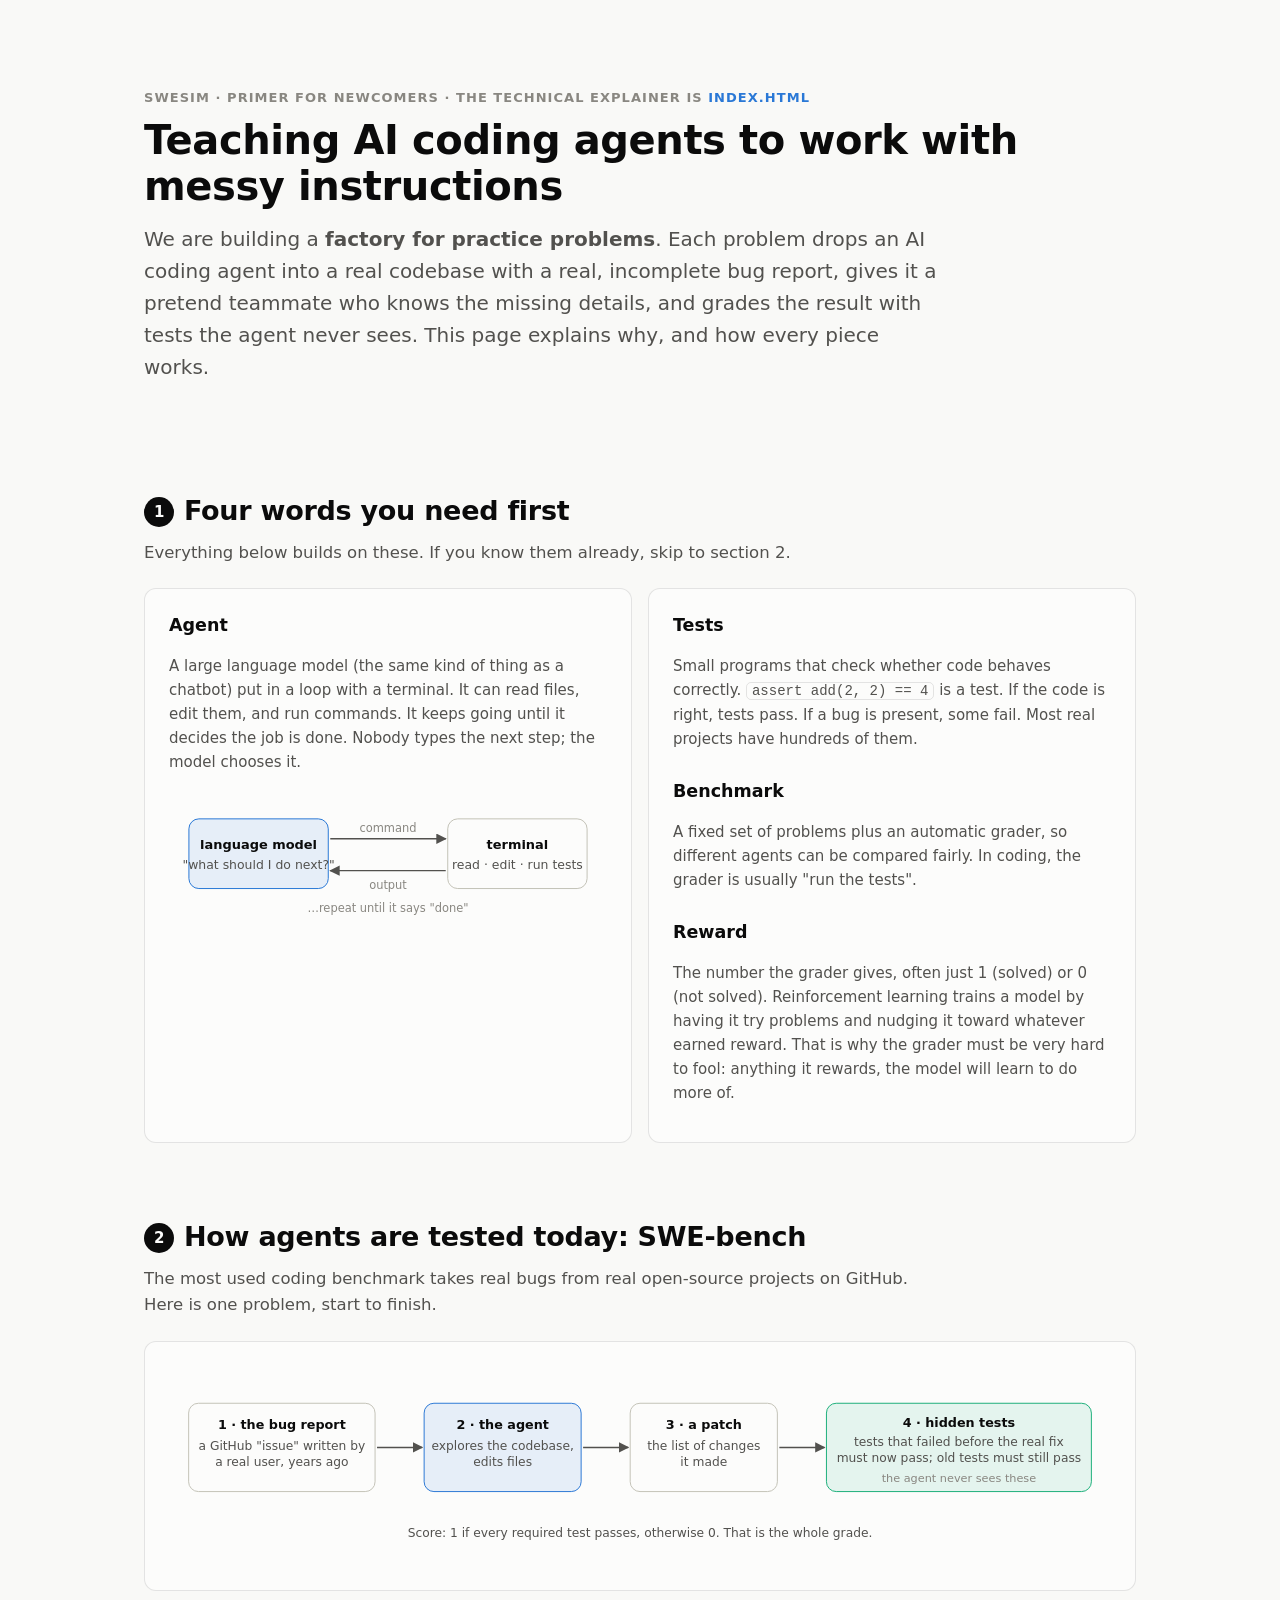
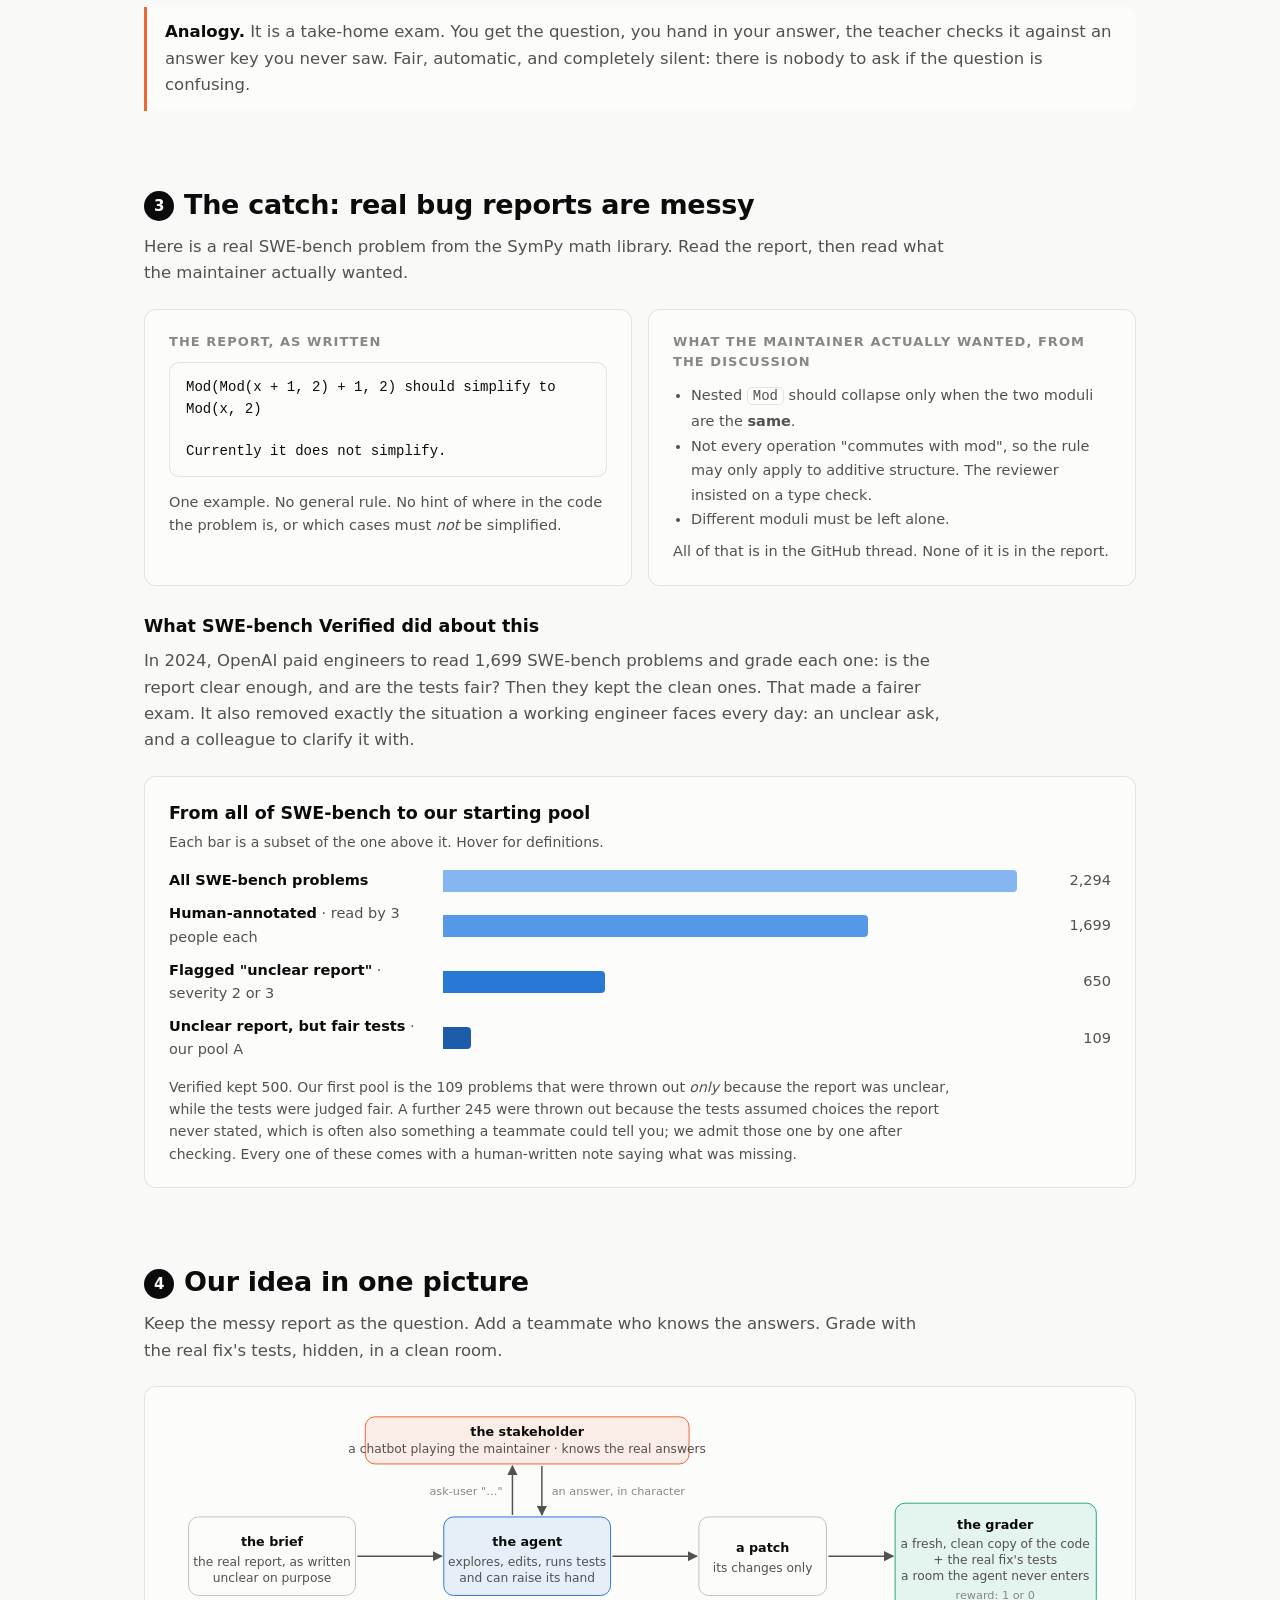
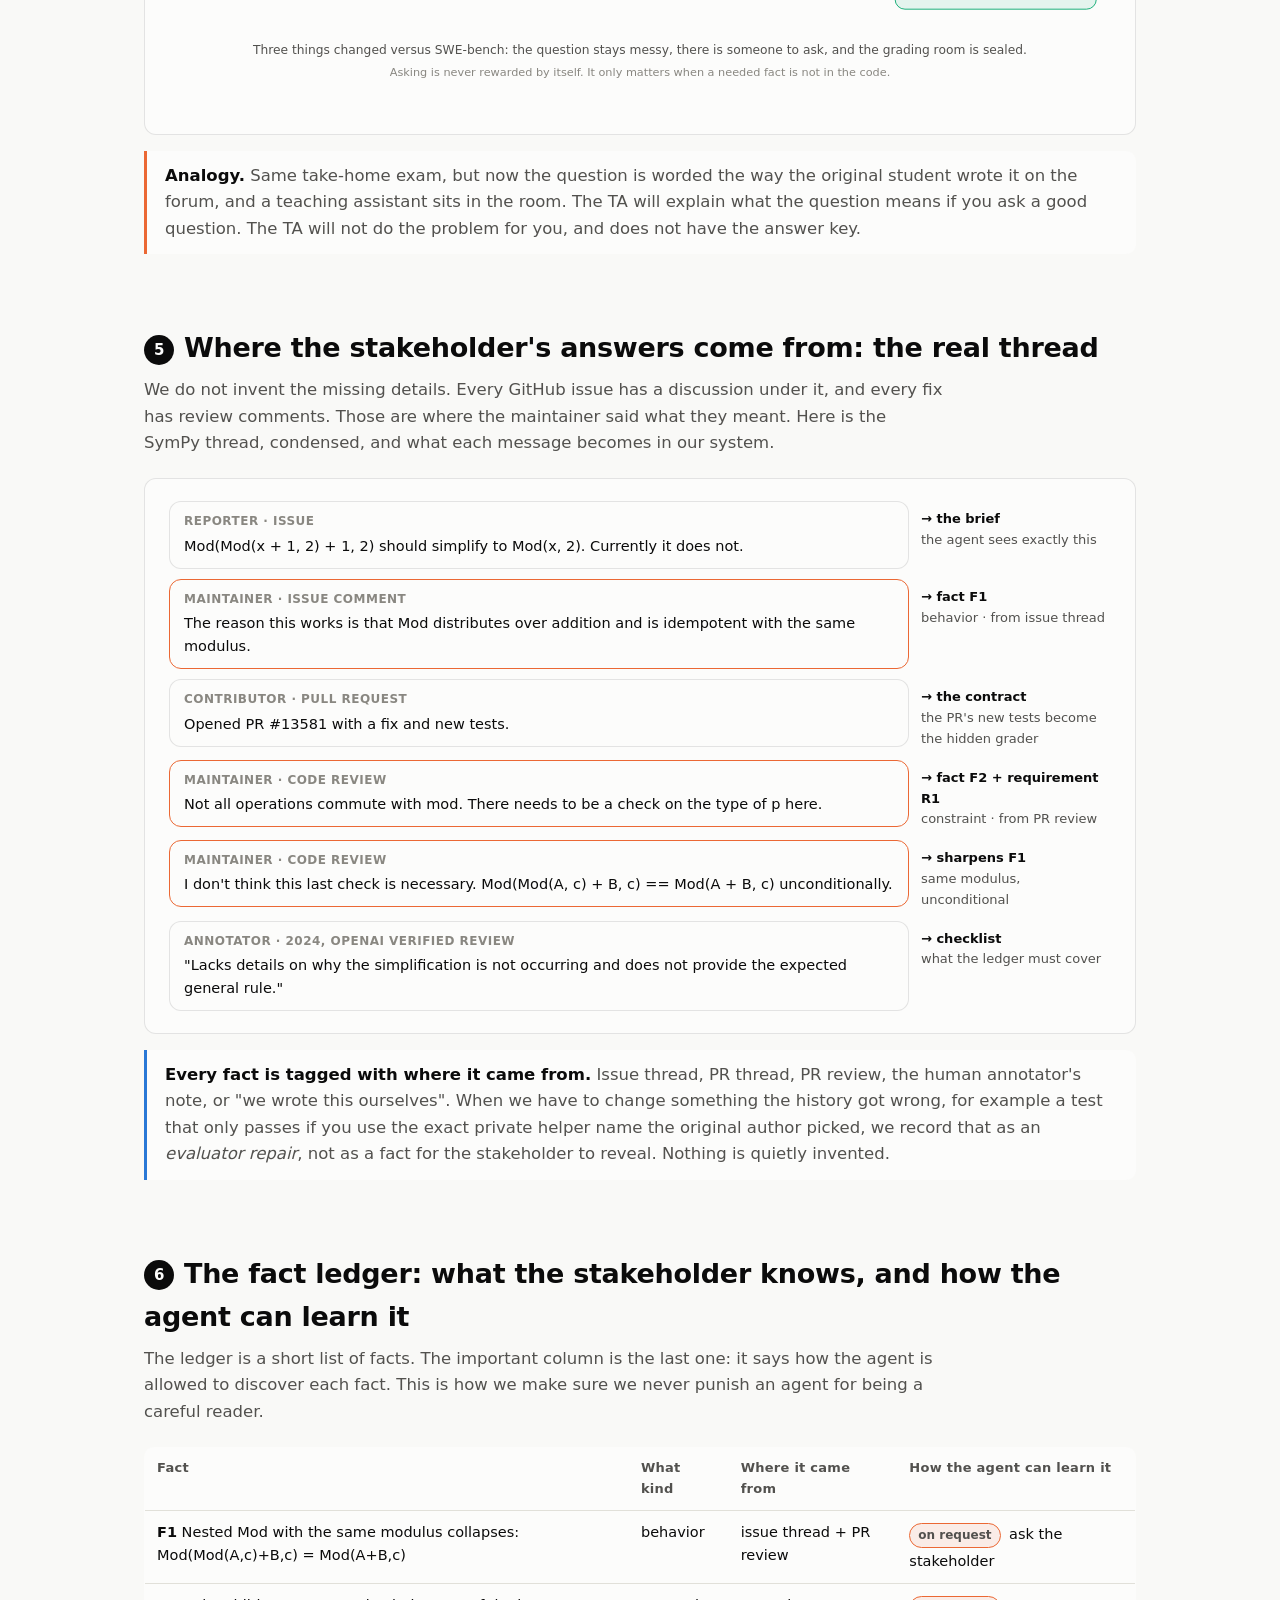
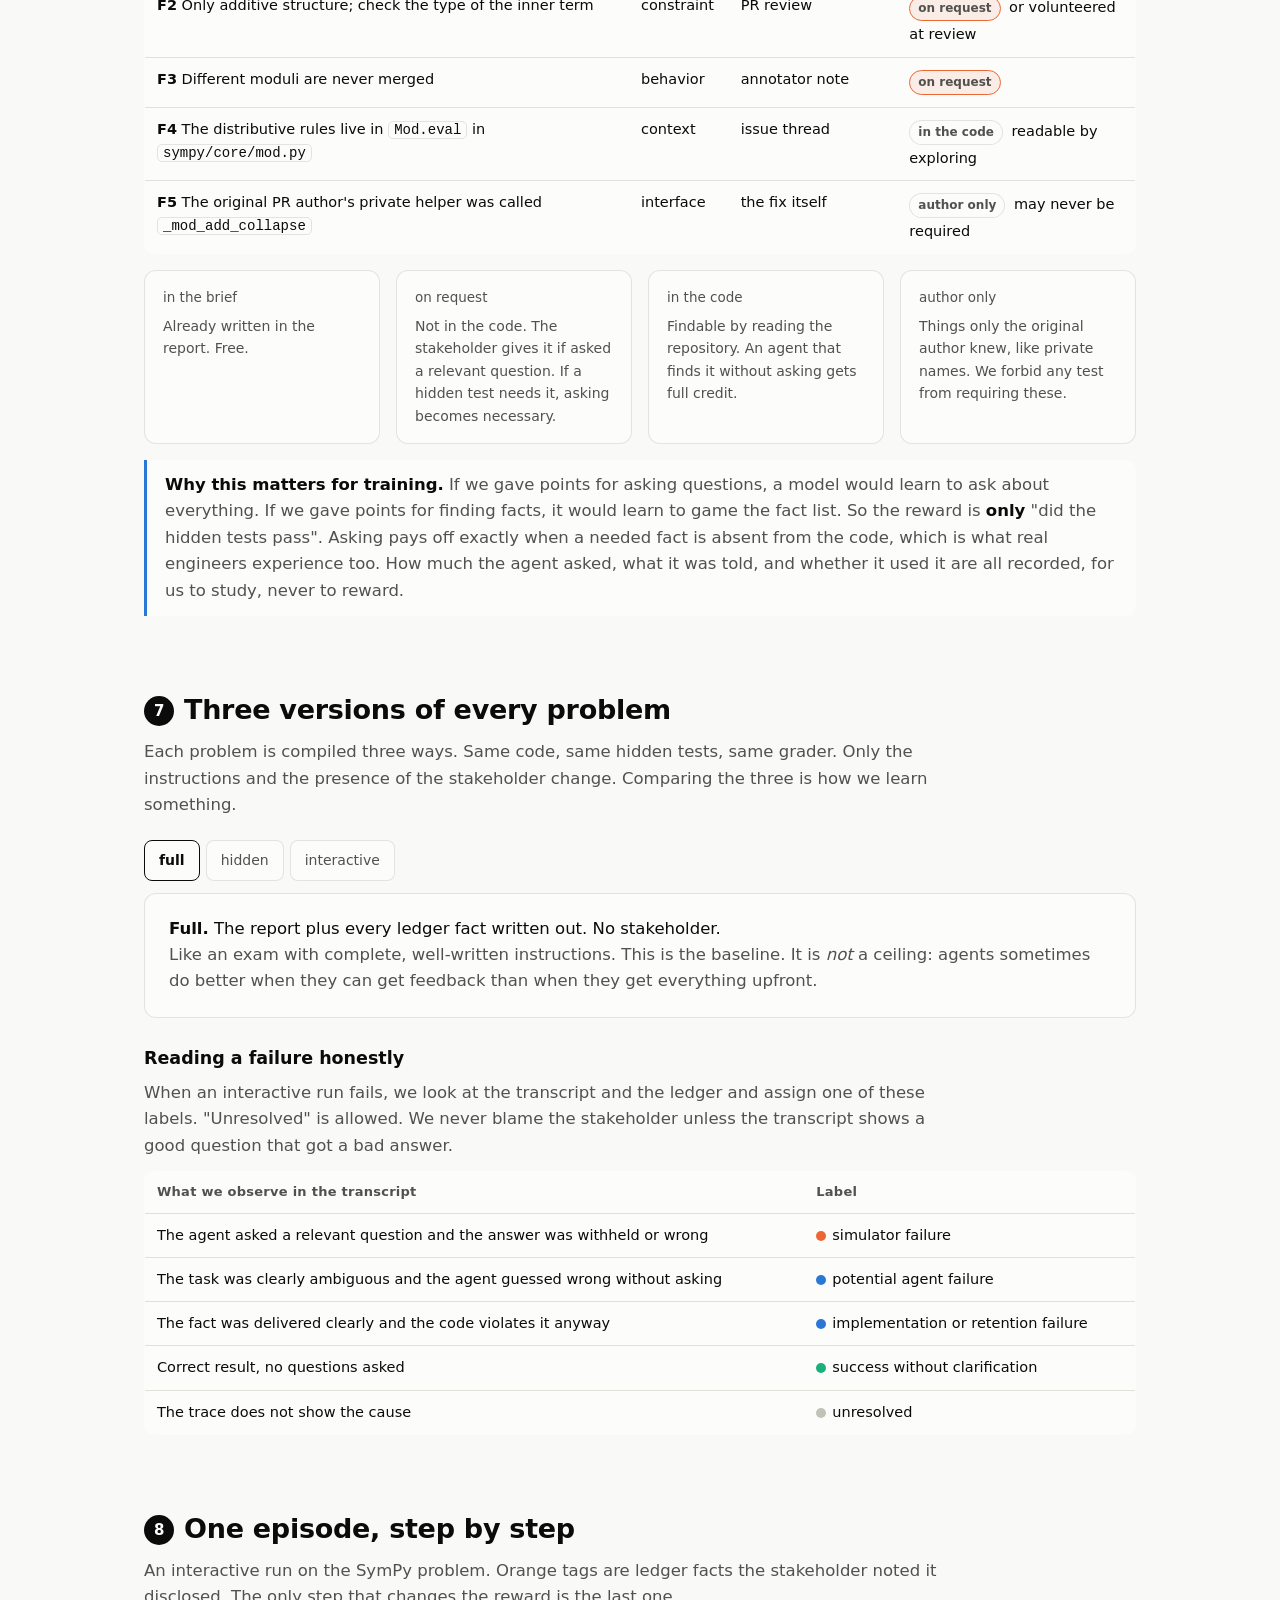
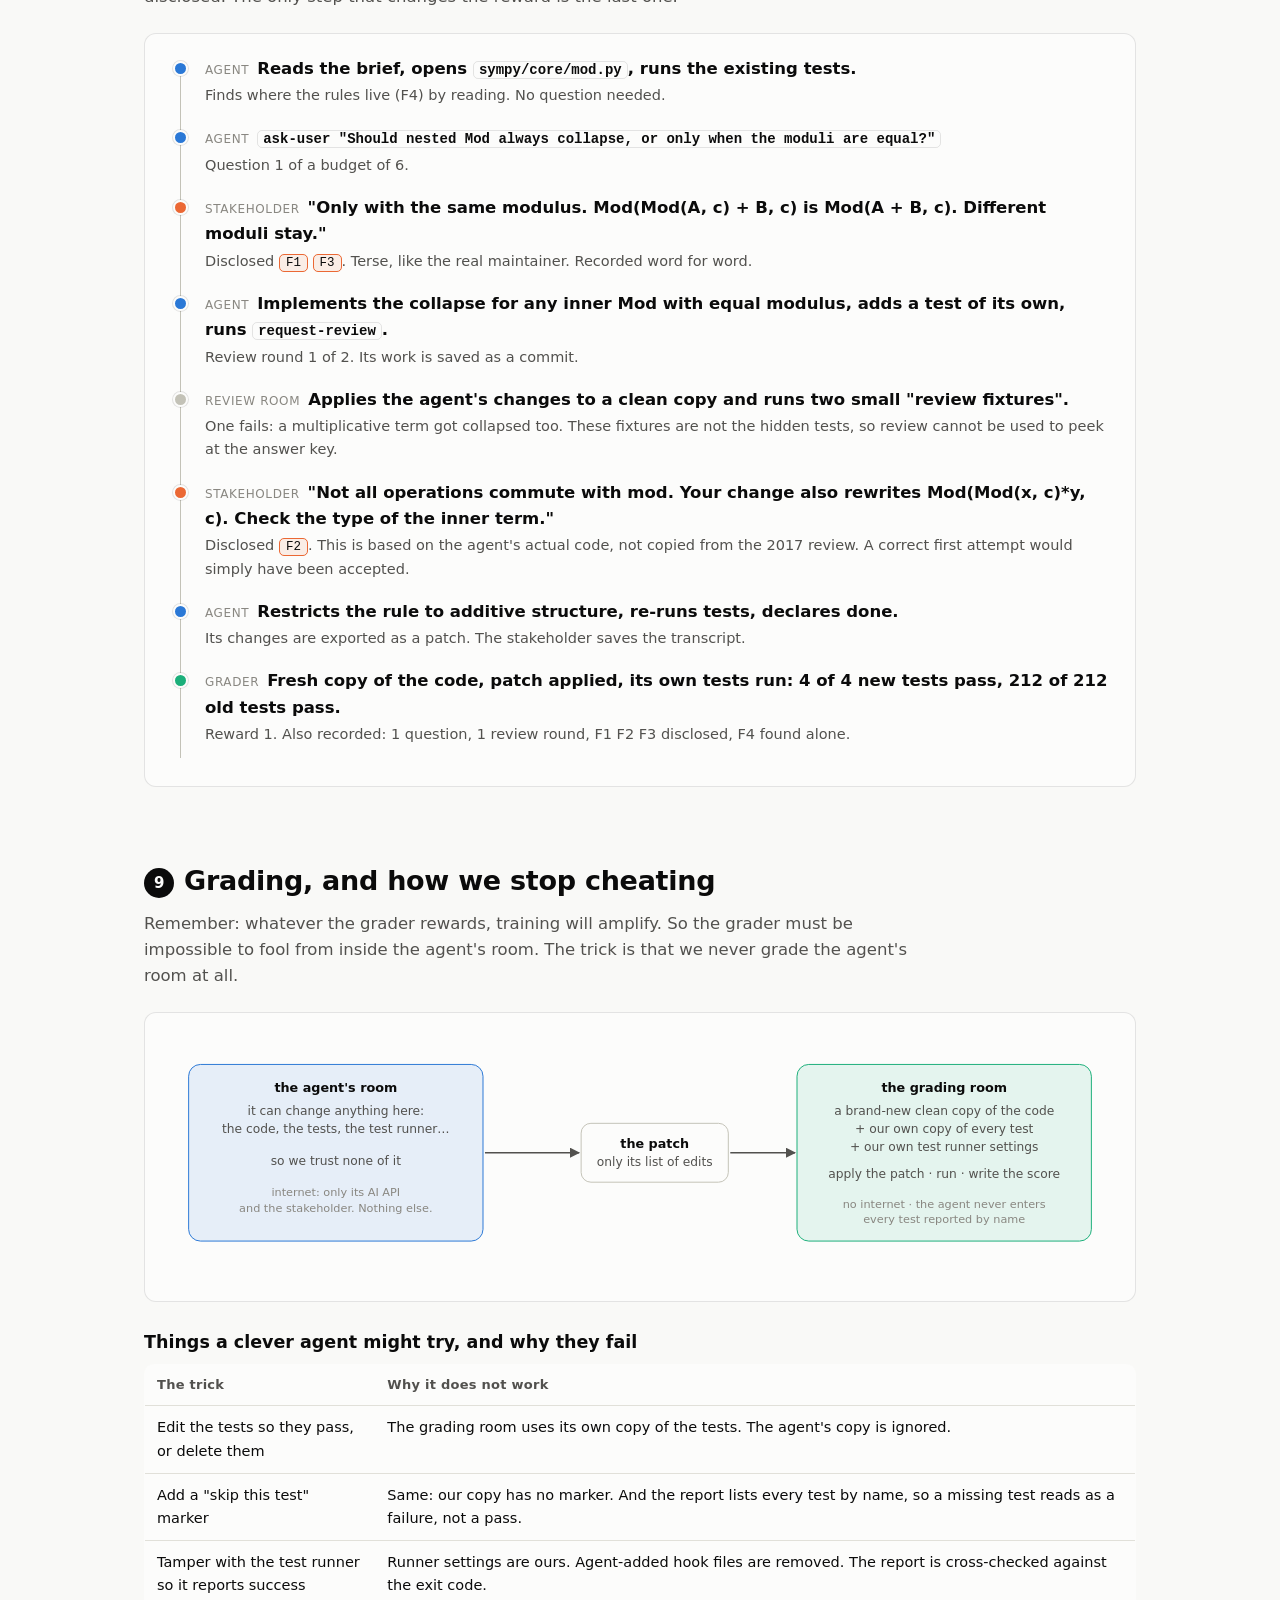
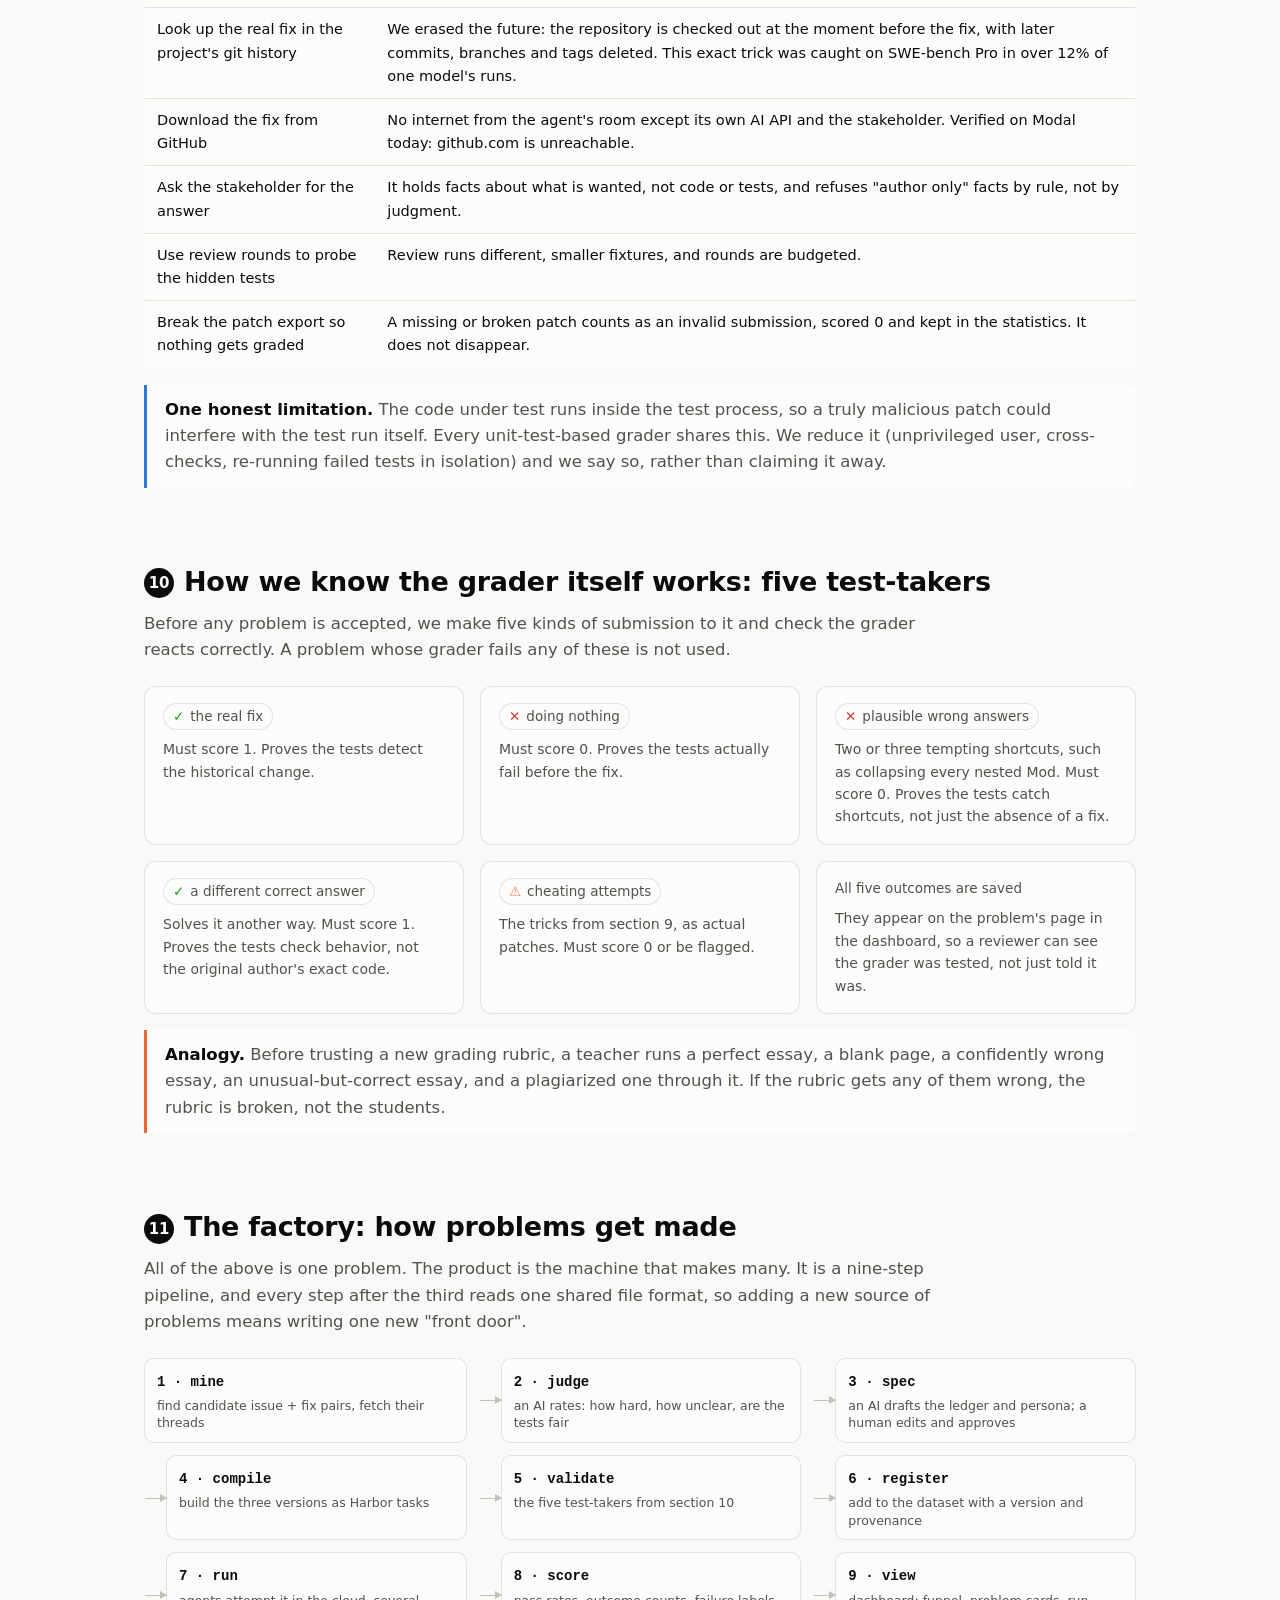
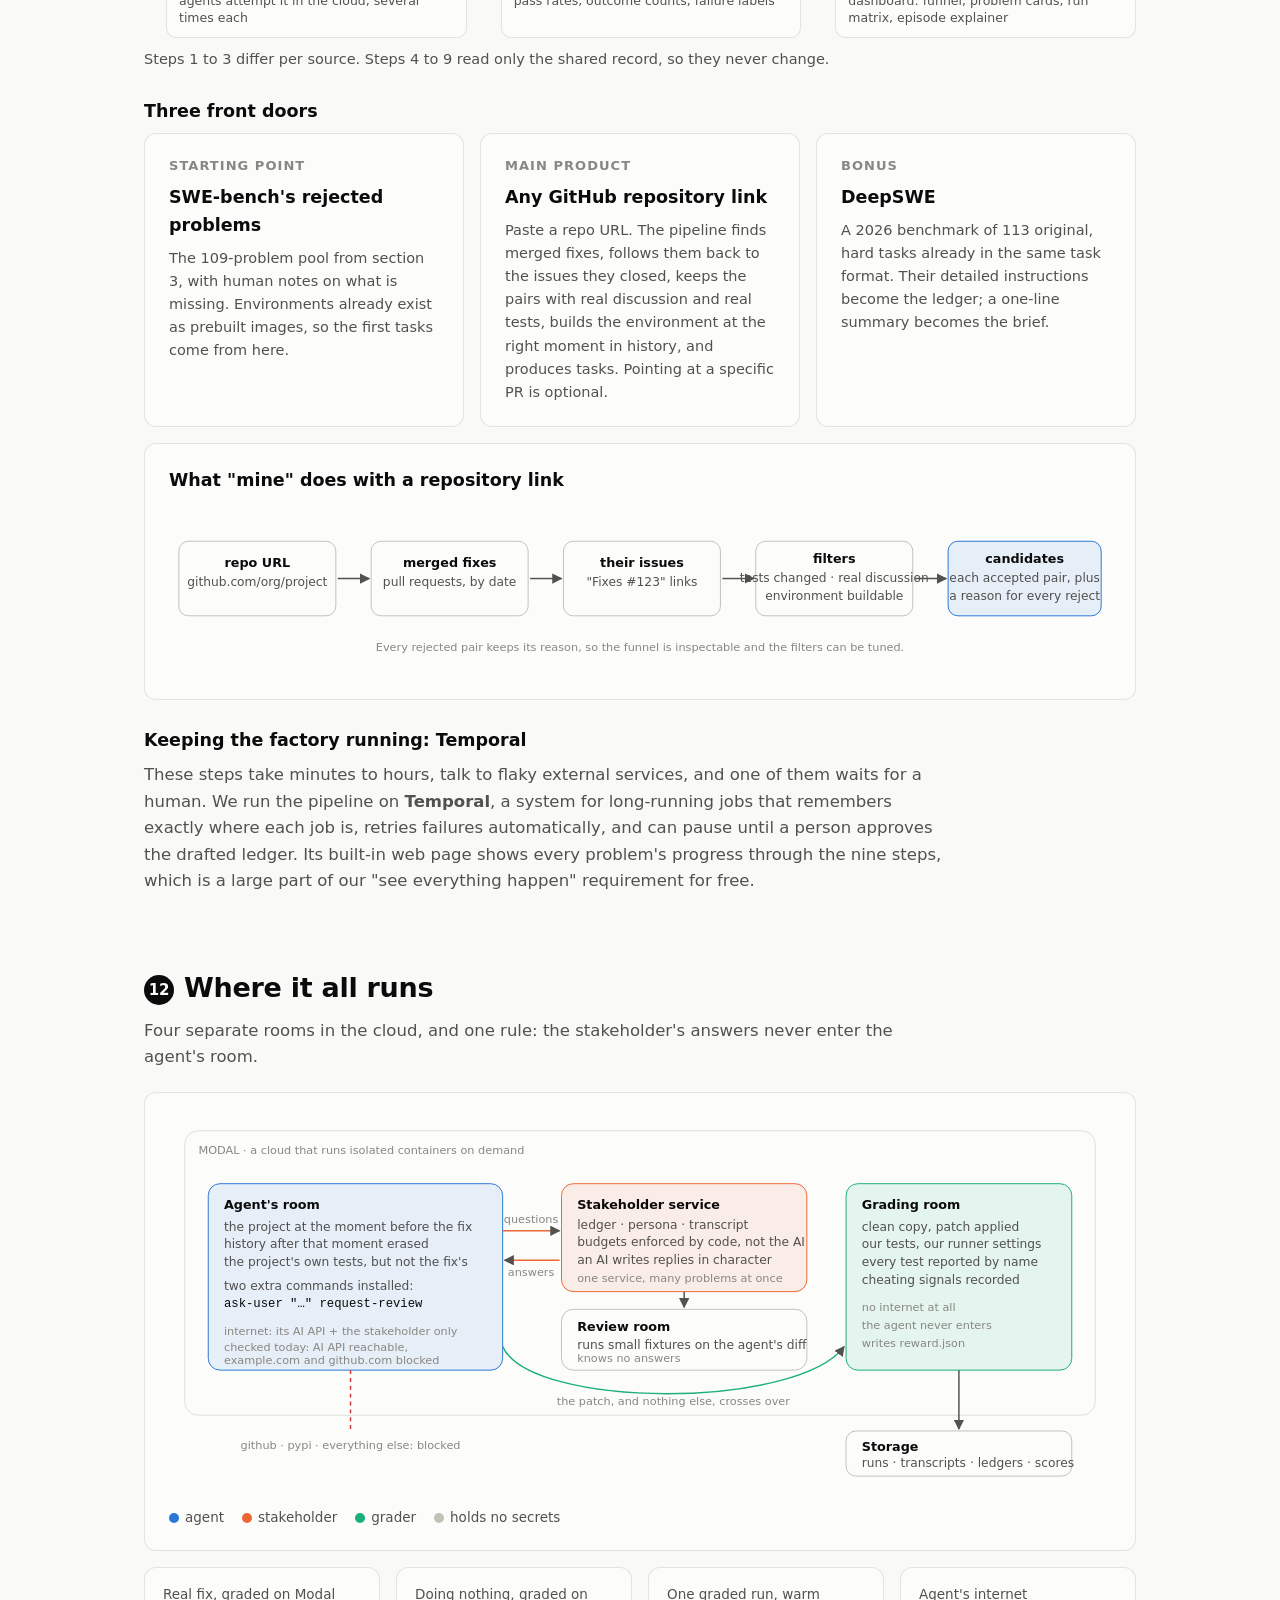
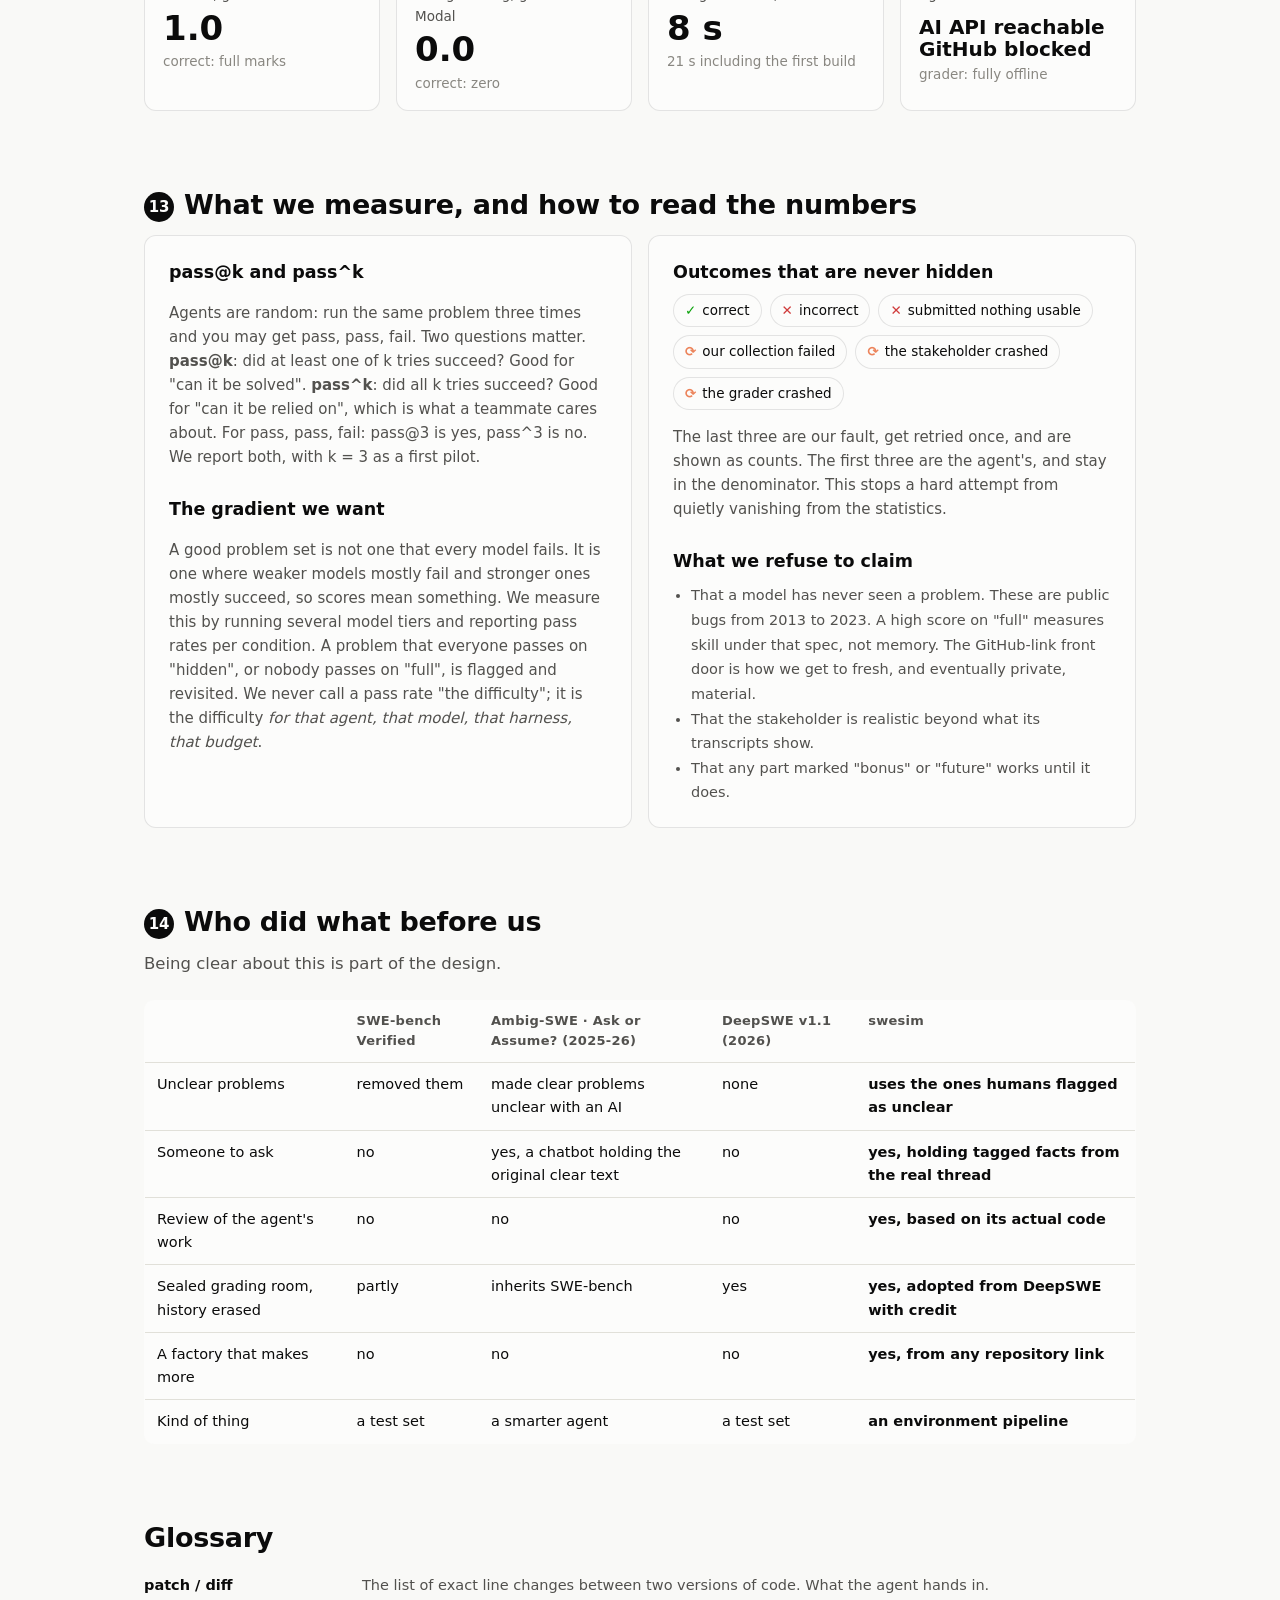
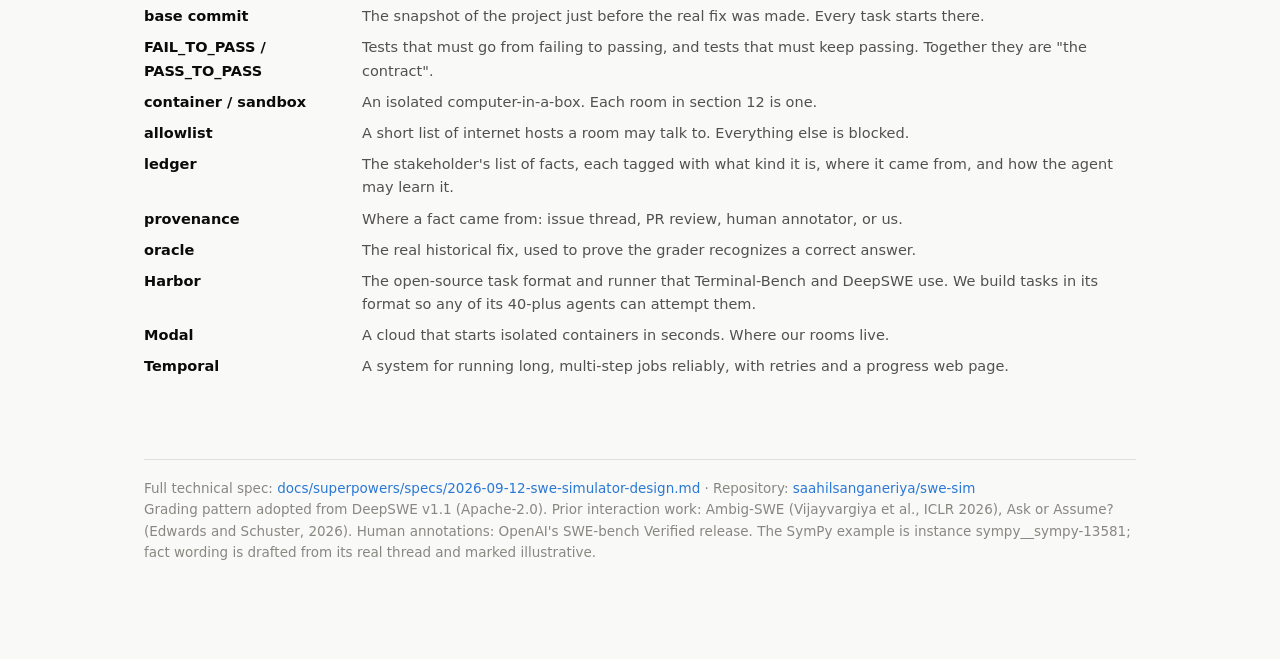
<file: docs/explainer/primer.html>
<!doctype html>
<html lang="en">
<head>
<meta charset="utf-8">
<meta name="viewport" content="width=device-width, initial-scale=1">
<title>swesim, explained from scratch</title>
<style>
:root{
  color-scheme: light;
  --surface:#fcfcfb; --plane:#f9f9f7; --ink:#0b0b0b; --ink2:#52514e; --muted:#898781;
  --grid:#e1e0d9; --axis:#c3c2b7; --border:rgba(11,11,11,.10);
  --s1:#2a78d6; --s2:#eb6834; --s3:#1baf7a;
  --s1w:rgba(42,120,214,.10); --s2w:rgba(235,104,52,.10); --s3w:rgba(27,175,122,.10);
  --o1:#86b6ef; --o2:#5598e7; --o3:#2a78d6; --o4:#1c5cab;
  --good:#0ca30c; --crit:#d03b3b; --serious:#ec835a;
  --mono: ui-monospace, SFMono-Regular, Menlo, Consolas, monospace;
}
@media (prefers-color-scheme: dark){
  :root:where(:not([data-theme="light"])){
    color-scheme: dark;
    --surface:#1a1a19; --plane:#0d0d0d; --ink:#ffffff; --ink2:#c3c2b7; --muted:#898781;
    --grid:#2c2c2a; --axis:#383835; --border:rgba(255,255,255,.10);
    --s1:#3987e5; --s2:#d95926; --s3:#199e70;
    --s1w:rgba(57,135,229,.16); --s2w:rgba(217,89,38,.16); --s3w:rgba(25,158,112,.16);
    --o1:#6da7ec; --o2:#3987e5; --o3:#256abf; --o4:#184f95;
  }
}
*{box-sizing:border-box}
html,body{margin:0;background:var(--plane);color:var(--ink);font:16.5px/1.6 system-ui,-apple-system,"Segoe UI",sans-serif}
a{color:var(--s1);text-decoration:none}a:hover{text-decoration:underline}
main{max-width:1040px;margin:0 auto;padding:40px 24px 96px}
header.hero{padding:48px 0 16px}
.eyebrow{font-size:13px;letter-spacing:.08em;text-transform:uppercase;color:var(--muted);font-weight:600}
h1{font-size:40px;line-height:1.15;margin:8px 0 14px;font-weight:700;letter-spacing:-.01em}
.lede{font-size:20px;color:var(--ink2);max-width:800px;margin:0 0 18px}
section{margin-top:72px}
.num{display:inline-flex;width:30px;height:30px;border-radius:50%;background:var(--ink);color:var(--surface);align-items:center;justify-content:center;font-weight:700;font-size:15px;margin-right:10px;vertical-align:middle}
h2{font-size:27px;margin:0 0 8px;letter-spacing:-.01em}
h3{font-size:17.5px;margin:26px 0 8px}
p{max-width:800px}
.sub{color:var(--ink2);margin:0 0 22px}
.card{background:var(--surface);border:1px solid var(--border);border-radius:12px;padding:22px 24px}
.grid{display:grid;gap:16px}
.g2{grid-template-columns:repeat(2,minmax(0,1fr))}.g3{grid-template-columns:repeat(3,minmax(0,1fr))}.g4{grid-template-columns:repeat(4,minmax(0,1fr))}
@media (max-width:820px){.g2,.g3,.g4{grid-template-columns:1fr}}
.tag{display:inline-block;font-size:12px;font-weight:600;padding:2px 8px;border-radius:999px;border:1px solid var(--border);color:var(--ink2);background:var(--surface);margin:2px 4px 2px 0}
.tag.stake{border-color:var(--s2);background:var(--s2w)}.tag.agent{border-color:var(--s1);background:var(--s1w)}.tag.verif{border-color:var(--s3);background:var(--s3w)}
.dot{display:inline-block;width:10px;height:10px;border-radius:50%;margin-right:6px;vertical-align:-1px}
.dot.agent{background:var(--s1)}.dot.stake{background:var(--s2)}.dot.verif{background:var(--s3)}.dot.gray{background:var(--axis)}
.legend{display:flex;gap:18px;flex-wrap:wrap;font-size:13.5px;color:var(--ink2);margin:10px 0 0}
code{font-family:var(--mono);font-size:14px;background:var(--surface);border:1px solid var(--border);border-radius:5px;padding:0 5px}
pre{font-family:var(--mono);font-size:13.5px;background:var(--surface);border:1px solid var(--border);border-radius:10px;padding:14px 16px;overflow:auto;line-height:1.5}
pre code{border:none;padding:0;background:none}
table{width:100%;border-collapse:collapse;font-size:14.5px;background:var(--surface);border:1px solid var(--border);border-radius:10px;overflow:hidden}
th,td{text-align:left;padding:10px 12px;border-bottom:1px solid var(--grid);vertical-align:top}
th{font-weight:600;color:var(--ink2);font-size:13px;letter-spacing:.02em}
tr:last-child td{border-bottom:none}
td.n{font-variant-numeric:tabular-nums;text-align:right}
.tile{background:var(--surface);border:1px solid var(--border);border-radius:12px;padding:16px 18px}
.tile .l{font-size:13.5px;color:var(--ink2)}.tile .v{font-size:34px;font-weight:600;line-height:1.1;margin-top:4px}.tile .d{font-size:13.5px;color:var(--muted);margin-top:4px}
.callout{border-left:3px solid var(--s1);padding:12px 18px;background:var(--surface);border-radius:0 10px 10px 0;color:var(--ink2);max-width:none}
.callout b{color:var(--ink)}
.analogy{border-left:3px solid var(--s2);padding:12px 18px;background:var(--surface);border-radius:0 10px 10px 0;color:var(--ink2);max-width:none}
.analogy b{color:var(--ink)}
/* funnel bars */
.fun{display:grid;grid-template-columns:260px 1fr 80px;gap:10px 14px;align-items:center;font-size:14.5px}
.fun .lab{color:var(--ink2)}.fun .lab b{color:var(--ink);font-weight:600}
.fun .bar{height:22px;border-radius:0 4px 4px 0;position:relative}
.fun .val{font-variant-numeric:tabular-nums;color:var(--ink2);text-align:right}
/* chain */
.chain{display:flex;overflow-x:auto;padding:6px 2px 14px}
.stage{min-width:112px;flex:1;background:var(--surface);border:1px solid var(--border);border-radius:10px;padding:12px 12px 10px;position:relative}
.stage+.stage{margin-left:22px}
.stage+.stage::before{content:"";position:absolute;left:-22px;top:50%;width:22px;height:1px;background:var(--axis)}
.stage+.stage::after{content:"";position:absolute;left:-7px;top:calc(50% - 4px);border-left:7px solid var(--axis);border-top:4px solid transparent;border-bottom:4px solid transparent}
.stage b{display:block;font-family:var(--mono);font-size:14px}
.stage span{display:block;font-size:12.5px;color:var(--ink2);margin-top:4px;line-height:1.4}
/* chat */
.chat{display:flex;flex-direction:column;gap:10px}
.msg{display:grid;grid-template-columns:1fr 190px;gap:12px;align-items:start}
.bub{background:var(--surface);border:1px solid var(--border);border-radius:12px;padding:10px 14px;font-size:14.5px}
.bub .who{font-size:12px;font-weight:600;letter-spacing:.04em;text-transform:uppercase;color:var(--muted);margin-bottom:3px}
.bub.m{border-color:var(--s2)}
.becomes{font-size:13px;color:var(--ink2);padding-top:8px}
.becomes b{display:block;color:var(--ink)}
/* timeline */
.tl{list-style:none;margin:0;padding:0;position:relative}
.tl::before{content:"";position:absolute;left:11px;top:6px;bottom:6px;width:1px;background:var(--axis)}
.tl li{position:relative;padding:0 0 18px 36px}
.tl .k{position:absolute;left:4px;top:5px;width:15px;height:15px;border-radius:50%;border:2px solid var(--surface);box-shadow:0 0 0 1px var(--border)}
.tl .k.agent{background:var(--s1)}.tl .k.stake{background:var(--s2)}.tl .k.verif{background:var(--s3)}.tl .k.gray{background:var(--axis)}
.tl .who{font-size:12px;text-transform:uppercase;letter-spacing:.05em;color:var(--muted);margin-right:8px}
.tl .note{display:block;color:var(--ink2);font-size:14.5px;margin-top:2px}
.fact{font-family:var(--mono);font-size:12.5px;background:var(--s2w);border:1px solid var(--s2);padding:1px 6px;border-radius:5px;color:var(--ink)}
.chips{display:flex;gap:8px;flex-wrap:wrap}
.chip{display:inline-flex;align-items:center;gap:6px;border:1px solid var(--border);background:var(--surface);border-radius:999px;padding:5px 11px;font-size:13.5px}
.chip .i{font-weight:700}.chip.good .i{color:var(--good)}.chip.crit .i{color:var(--crit)}.chip.warn .i{color:var(--serious)}
.tabs{display:flex;gap:6px;margin-bottom:12px}
.tabs button{border:1px solid var(--border);background:var(--surface);color:var(--ink2);padding:8px 14px;border-radius:8px;font:inherit;font-size:14px;cursor:pointer}
.tabs button[aria-selected="true"]{border-color:var(--ink);color:var(--ink);font-weight:600}
.panel{display:none}.panel[data-active="true"]{display:block}
svg text{font:13px system-ui,-apple-system,"Segoe UI",sans-serif;fill:var(--ink)}
svg .t2{fill:var(--ink2);font-size:12.5px}svg .t3{fill:var(--muted);font-size:11.5px}svg .b{font-weight:600}
svg .agent rect{fill:var(--s1w);stroke:var(--s1)}svg .stake rect{fill:var(--s2w);stroke:var(--s2)}svg .verif rect{fill:var(--s3w);stroke:var(--s3)}svg .neutral rect{fill:var(--surface);stroke:var(--axis)}
svg .arrow{stroke:var(--ink2);stroke-width:1.5;fill:none;marker-end:url(#ah)}
svg .blocked{stroke:var(--crit);stroke-dasharray:4 4;stroke-width:1.5;fill:none}
dl.gloss{display:grid;grid-template-columns:200px 1fr;gap:8px 18px;font-size:14.5px}
dl.gloss dt{font-weight:600}dl.gloss dd{margin:0;color:var(--ink2)}
footer{margin-top:80px;color:var(--muted);font-size:13.5px;border-top:1px solid var(--grid);padding-top:18px}
</style>
</head>
<body>
<svg width="0" height="0" style="position:absolute"><defs><marker id="ah" viewBox="0 0 10 10" refX="9" refY="5" markerWidth="7" markerHeight="7" orient="auto-start-reverse"><path d="M0 0L10 5L0 10z" fill="var(--ink2)"/></marker></defs></svg>
<main>

<header class="hero">
  <div class="eyebrow">swesim · primer for newcomers · the technical explainer is <a href="index.html">index.html</a></div>
  <h1>Teaching AI coding agents to work with messy instructions</h1>
  <p class="lede">We are building a <b>factory for practice problems</b>. Each problem drops an AI coding agent into a real codebase with a real, incomplete bug report, gives it a pretend teammate who knows the missing details, and grades the result with tests the agent never sees. This page explains why, and how every piece works.</p>
</header>

<!-- 1 -->
<section>
  <h2><span class="num">1</span>Four words you need first</h2>
  <p class="sub">Everything below builds on these. If you know them already, skip to section 2.</p>
  <div class="grid g2">
    <div class="card">
      <h3 style="margin-top:0">Agent</h3>
      <p style="color:var(--ink2);font-size:15px">A large language model (the same kind of thing as a chatbot) put in a loop with a terminal. It can read files, edit them, and run commands. It keeps going until it decides the job is done. Nobody types the next step; the model chooses it.</p>
      <svg viewBox="0 0 440 130" width="100%" role="img" aria-label="An agent is a model in a loop with a terminal">
        <g class="agent"><rect x="20" y="30" width="140" height="70" rx="10"/></g>
        <text x="90" y="60" text-anchor="middle" class="b">language model</text>
        <text x="90" y="80" text-anchor="middle" class="t2">"what should I do next?"</text>
        <g class="neutral"><rect x="280" y="30" width="140" height="70" rx="10"/></g>
        <text x="350" y="60" text-anchor="middle" class="b">terminal</text>
        <text x="350" y="80" text-anchor="middle" class="t2">read · edit · run tests</text>
        <path class="arrow" d="M162 50 H278"/><text x="220" y="43" text-anchor="middle" class="t3">command</text>
        <path class="arrow" d="M278 82 H162"/><text x="220" y="100" text-anchor="middle" class="t3">output</text>
        <text x="220" y="124" text-anchor="middle" class="t3">…repeat until it says "done"</text>
      </svg>
    </div>
    <div class="card">
      <h3 style="margin-top:0">Tests</h3>
      <p style="color:var(--ink2);font-size:15px">Small programs that check whether code behaves correctly. <code>assert add(2, 2) == 4</code> is a test. If the code is right, tests pass. If a bug is present, some fail. Most real projects have hundreds of them.</p>
      <h3>Benchmark</h3>
      <p style="color:var(--ink2);font-size:15px">A fixed set of problems plus an automatic grader, so different agents can be compared fairly. In coding, the grader is usually "run the tests".</p>
      <h3>Reward</h3>
      <p style="color:var(--ink2);font-size:15px">The number the grader gives, often just 1 (solved) or 0 (not solved). Reinforcement learning trains a model by having it try problems and nudging it toward whatever earned reward. That is why the grader must be very hard to fool: anything it rewards, the model will learn to do more of.</p>
    </div>
  </div>
</section>

<!-- 2 -->
<section>
  <h2><span class="num">2</span>How agents are tested today: SWE-bench</h2>
  <p class="sub">The most used coding benchmark takes real bugs from real open-source projects on GitHub. Here is one problem, start to finish.</p>
  <div class="card">
    <svg viewBox="0 0 960 200" width="100%" role="img" aria-label="SWE-bench flow: issue text, agent, patch, tests, score">
      <g class="neutral"><rect x="20" y="40" width="190" height="90" rx="10"/></g>
      <text x="115" y="66" text-anchor="middle" class="b">1 · the bug report</text>
      <text x="115" y="88" text-anchor="middle" class="t2">a GitHub "issue" written by</text>
      <text x="115" y="104" text-anchor="middle" class="t2">a real user, years ago</text>
      <path class="arrow" d="M212 85 H258"/>
      <g class="agent"><rect x="260" y="40" width="160" height="90" rx="10"/></g>
      <text x="340" y="66" text-anchor="middle" class="b">2 · the agent</text>
      <text x="340" y="88" text-anchor="middle" class="t2">explores the codebase,</text>
      <text x="340" y="104" text-anchor="middle" class="t2">edits files</text>
      <path class="arrow" d="M422 85 H468"/>
      <g class="neutral"><rect x="470" y="40" width="150" height="90" rx="10"/></g>
      <text x="545" y="66" text-anchor="middle" class="b">3 · a patch</text>
      <text x="545" y="88" text-anchor="middle" class="t2">the list of changes</text>
      <text x="545" y="104" text-anchor="middle" class="t2">it made</text>
      <path class="arrow" d="M622 85 H668"/>
      <g class="verif"><rect x="670" y="40" width="270" height="90" rx="10"/></g>
      <text x="805" y="64" text-anchor="middle" class="b">4 · hidden tests</text>
      <text x="805" y="84" text-anchor="middle" class="t2">tests that failed before the real fix</text>
      <text x="805" y="100" text-anchor="middle" class="t2">must now pass; old tests must still pass</text>
      <text x="805" y="120" text-anchor="middle" class="t3">the agent never sees these</text>
      <text x="480" y="176" text-anchor="middle" class="t2">Score: 1 if every required test passes, otherwise 0. That is the whole grade.</text>
    </svg>
  </div>
  <p class="analogy" style="margin-top:16px"><b>Analogy.</b> It is a take-home exam. You get the question, you hand in your answer, the teacher checks it against an answer key you never saw. Fair, automatic, and completely silent: there is nobody to ask if the question is confusing.</p>
</section>

<!-- 3 -->
<section>
  <h2><span class="num">3</span>The catch: real bug reports are messy</h2>
  <p class="sub">Here is a real SWE-bench problem from the SymPy math library. Read the report, then read what the maintainer actually wanted.</p>
  <div class="grid g2">
    <div class="card">
      <div class="eyebrow">The report, as written</div>
      <pre style="margin-top:10px;white-space:pre-wrap"><code>Mod(Mod(x + 1, 2) + 1, 2) should simplify to Mod(x, 2)

Currently it does not simplify.</code></pre>
      <p style="color:var(--ink2);font-size:14.5px;margin:8px 0 0">One example. No general rule. No hint of where in the code the problem is, or which cases must <em>not</em> be simplified.</p>
    </div>
    <div class="card">
      <div class="eyebrow">What the maintainer actually wanted, from the discussion</div>
      <ul style="margin:10px 0 0 18px;padding:0;color:var(--ink2);font-size:14.5px;line-height:1.7">
        <li>Nested <code>Mod</code> should collapse only when the two moduli are the <b>same</b>.</li>
        <li>Not every operation "commutes with mod", so the rule may only apply to additive structure. The reviewer insisted on a type check.</li>
        <li>Different moduli must be left alone.</li>
      </ul>
      <p style="color:var(--ink2);font-size:14.5px;margin:8px 0 0">All of that is in the GitHub thread. None of it is in the report.</p>
    </div>
  </div>
  <h3>What SWE-bench Verified did about this</h3>
  <p class="sub">In 2024, OpenAI paid engineers to read 1,699 SWE-bench problems and grade each one: is the report clear enough, and are the tests fair? Then they kept the clean ones. That made a fairer exam. It also removed exactly the situation a working engineer faces every day: an unclear ask, and a colleague to clarify it with.</p>
  <div class="card">
    <h3 style="margin:0 0 4px">From all of SWE-bench to our starting pool</h3>
    <p style="color:var(--ink2);font-size:14px;margin:0 0 16px">Each bar is a subset of the one above it. Hover for definitions.</p>
    <div class="fun">
      <div class="lab"><b>All SWE-bench problems</b></div><div class="bar" style="width:100%;background:var(--o1)" title="Every problem in the original benchmark"></div><div class="val">2,294</div>
      <div class="lab"><b>Human-annotated</b> · read by 3 people each</div><div class="bar" style="width:74%;background:var(--o2)" title="OpenAI's annotation sample"></div><div class="val">1,699</div>
      <div class="lab"><b>Flagged "unclear report"</b> · severity 2 or 3</div><div class="bar" style="width:28.3%;background:var(--o3)" title="Underspecified score of 2 or 3 out of 3"></div><div class="val">650</div>
      <div class="lab"><b>Unclear report, but fair tests</b> · our pool A</div><div class="bar" style="width:4.8%;background:var(--o4)" title="Underspecified 2-3, test concern at most 1, no other problems"></div><div class="val">109</div>
    </div>
    <p style="color:var(--ink2);font-size:14px;margin:14px 0 0">Verified kept 500. Our first pool is the 109 problems that were thrown out <em>only</em> because the report was unclear, while the tests were judged fair. A further 245 were thrown out because the tests assumed choices the report never stated, which is often also something a teammate could tell you; we admit those one by one after checking. Every one of these comes with a human-written note saying what was missing.</p>
  </div>
</section>

<!-- 4 -->
<section>
  <h2><span class="num">4</span>Our idea in one picture</h2>
  <p class="sub">Keep the messy report as the question. Add a teammate who knows the answers. Grade with the real fix's tests, hidden, in a clean room.</p>
  <div class="card">
    <svg viewBox="0 0 960 300" width="100%" role="img" aria-label="swesim flow: brief to agent, agent asks stakeholder, patch to hidden tests">
      <g class="neutral"><rect x="20" y="110" width="170" height="80" rx="10"/></g>
      <text x="105" y="140" text-anchor="middle" class="b">the brief</text>
      <text x="105" y="160" text-anchor="middle" class="t2">the real report, as written</text>
      <text x="105" y="176" text-anchor="middle" class="t2">unclear on purpose</text>
      <path class="arrow" d="M192 150 H278"/>
      <g class="agent"><rect x="280" y="110" width="170" height="80" rx="10"/></g>
      <text x="365" y="140" text-anchor="middle" class="b">the agent</text>
      <text x="365" y="160" text-anchor="middle" class="t2">explores, edits, runs tests</text>
      <text x="365" y="176" text-anchor="middle" class="t2">and can raise its hand</text>
      <path class="arrow" d="M350 108 V58"/>
      <path class="arrow" d="M380 58 V108"/>
      <text x="340" y="88" text-anchor="end" class="t3">ask-user "…"</text>
      <text x="390" y="88" class="t3">an answer, in character</text>
      <g class="stake"><rect x="200" y="8" width="330" height="48" rx="10"/></g>
      <text x="365" y="28" text-anchor="middle" class="b">the stakeholder</text>
      <text x="365" y="45" text-anchor="middle" class="t2">a chatbot playing the maintainer · knows the real answers</text>
      <path class="arrow" d="M452 150 H538"/>
      <g class="neutral"><rect x="540" y="110" width="130" height="80" rx="10"/></g>
      <text x="605" y="146" text-anchor="middle" class="b">a patch</text>
      <text x="605" y="166" text-anchor="middle" class="t2">its changes only</text>
      <path class="arrow" d="M672 150 H738"/>
      <g class="verif"><rect x="740" y="96" width="205" height="108" rx="10"/></g>
      <text x="842" y="122" text-anchor="middle" class="b">the grader</text>
      <text x="842" y="142" text-anchor="middle" class="t2">a fresh, clean copy of the code</text>
      <text x="842" y="158" text-anchor="middle" class="t2">+ the real fix's tests</text>
      <text x="842" y="174" text-anchor="middle" class="t2">a room the agent never enters</text>
      <text x="842" y="194" text-anchor="middle" class="t3">reward: 1 or 0</text>
      <text x="480" y="250" text-anchor="middle" class="t2">Three things changed versus SWE-bench: the question stays messy, there is someone to ask, and the grading room is sealed.</text>
      <text x="480" y="272" text-anchor="middle" class="t3">Asking is never rewarded by itself. It only matters when a needed fact is not in the code.</text>
    </svg>
  </div>
  <p class="analogy" style="margin-top:16px"><b>Analogy.</b> Same take-home exam, but now the question is worded the way the original student wrote it on the forum, and a teaching assistant sits in the room. The TA will explain what the question means if you ask a good question. The TA will not do the problem for you, and does not have the answer key.</p>
</section>

<!-- 5 -->
<section>
  <h2><span class="num">5</span>Where the stakeholder's answers come from: the real thread</h2>
  <p class="sub">We do not invent the missing details. Every GitHub issue has a discussion under it, and every fix has review comments. Those are where the maintainer said what they meant. Here is the SymPy thread, condensed, and what each message becomes in our system.</p>
  <div class="card">
    <div class="chat">
      <div class="msg"><div class="bub"><div class="who">reporter · issue</div>Mod(Mod(x + 1, 2) + 1, 2) should simplify to Mod(x, 2). Currently it does not.</div><div class="becomes"><b>→ the brief</b>the agent sees exactly this</div></div>
      <div class="msg"><div class="bub m"><div class="who">maintainer · issue comment</div>The reason this works is that Mod distributes over addition and is idempotent with the same modulus.</div><div class="becomes"><b>→ fact F1</b>behavior · from issue thread</div></div>
      <div class="msg"><div class="bub"><div class="who">contributor · pull request</div>Opened PR #13581 with a fix and new tests.</div><div class="becomes"><b>→ the contract</b>the PR's new tests become the hidden grader</div></div>
      <div class="msg"><div class="bub m"><div class="who">maintainer · code review</div>Not all operations commute with mod. There needs to be a check on the type of p here.</div><div class="becomes"><b>→ fact F2 + requirement R1</b>constraint · from PR review</div></div>
      <div class="msg"><div class="bub m"><div class="who">maintainer · code review</div>I don't think this last check is necessary. Mod(Mod(A, c) + B, c) == Mod(A + B, c) unconditionally.</div><div class="becomes"><b>→ sharpens F1</b>same modulus, unconditional</div></div>
      <div class="msg"><div class="bub"><div class="who">annotator · 2024, OpenAI Verified review</div>"Lacks details on why the simplification is not occurring and does not provide the expected general rule."</div><div class="becomes"><b>→ checklist</b>what the ledger must cover</div></div>
    </div>
  </div>
  <p class="callout" style="margin-top:16px"><b>Every fact is tagged with where it came from.</b> Issue thread, PR thread, PR review, the human annotator's note, or "we wrote this ourselves". When we have to change something the history got wrong, for example a test that only passes if you use the exact private helper name the original author picked, we record that as an <em>evaluator repair</em>, not as a fact for the stakeholder to reveal. Nothing is quietly invented.</p>
</section>

<!-- 6 -->
<section>
  <h2><span class="num">6</span>The fact ledger: what the stakeholder knows, and how the agent can learn it</h2>
  <p class="sub">The ledger is a short list of facts. The important column is the last one: it says how the agent is allowed to discover each fact. This is how we make sure we never punish an agent for being a careful reader.</p>
  <table>
    <thead><tr><th>Fact</th><th>What kind</th><th>Where it came from</th><th>How the agent can learn it</th></tr></thead>
    <tbody>
      <tr><td><b>F1</b> Nested Mod with the same modulus collapses: Mod(Mod(A,c)+B,c) = Mod(A+B,c)</td><td>behavior</td><td>issue thread + PR review</td><td><span class="tag stake">on request</span> ask the stakeholder</td></tr>
      <tr><td><b>F2</b> Only additive structure; check the type of the inner term</td><td>constraint</td><td>PR review</td><td><span class="tag stake">on request</span> or volunteered at review</td></tr>
      <tr><td><b>F3</b> Different moduli are never merged</td><td>behavior</td><td>annotator note</td><td><span class="tag stake">on request</span></td></tr>
      <tr><td><b>F4</b> The distributive rules live in <code>Mod.eval</code> in <code>sympy/core/mod.py</code></td><td>context</td><td>issue thread</td><td><span class="tag">in the code</span> readable by exploring</td></tr>
      <tr><td><b>F5</b> The original PR author's private helper was called <code>_mod_add_collapse</code></td><td>interface</td><td>the fix itself</td><td><span class="tag">author only</span> may never be required</td></tr>
    </tbody>
  </table>
  <div class="grid g4" style="margin-top:16px">
    <div class="tile"><div class="l">in the brief</div><div class="d" style="color:var(--ink2);font-size:14px;margin-top:6px">Already written in the report. Free.</div></div>
    <div class="tile"><div class="l">on request</div><div class="d" style="color:var(--ink2);font-size:14px;margin-top:6px">Not in the code. The stakeholder gives it if asked a relevant question. If a hidden test needs it, asking becomes necessary.</div></div>
    <div class="tile"><div class="l">in the code</div><div class="d" style="color:var(--ink2);font-size:14px;margin-top:6px">Findable by reading the repository. An agent that finds it without asking gets full credit.</div></div>
    <div class="tile"><div class="l">author only</div><div class="d" style="color:var(--ink2);font-size:14px;margin-top:6px">Things only the original author knew, like private names. We forbid any test from requiring these.</div></div>
  </div>
  <p class="callout" style="margin-top:16px"><b>Why this matters for training.</b> If we gave points for asking questions, a model would learn to ask about everything. If we gave points for finding facts, it would learn to game the fact list. So the reward is <b>only</b> "did the hidden tests pass". Asking pays off exactly when a needed fact is absent from the code, which is what real engineers experience too. How much the agent asked, what it was told, and whether it used it are all recorded, for us to study, never to reward.</p>
</section>

<!-- 7 -->
<section>
  <h2><span class="num">7</span>Three versions of every problem</h2>
  <p class="sub">Each problem is compiled three ways. Same code, same hidden tests, same grader. Only the instructions and the presence of the stakeholder change. Comparing the three is how we learn something.</p>
  <div class="tabs" role="tablist">
    <button role="tab" aria-selected="true" data-tab="full">full</button>
    <button role="tab" aria-selected="false" data-tab="hidden">hidden</button>
    <button role="tab" aria-selected="false" data-tab="interactive">interactive</button>
  </div>
  <div class="panel card" data-active="true" data-panel="full"><b>Full.</b> The report plus every ledger fact written out. No stakeholder. <br><span style="color:var(--ink2)">Like an exam with complete, well-written instructions. This is the baseline. It is <em>not</em> a ceiling: agents sometimes do better when they can get feedback than when they get everything upfront.</span></div>
  <div class="panel card" data-panel="hidden"><b>Hidden.</b> The report only. No stakeholder.<br><span style="color:var(--ink2)">Like the exam with half the question missing and nobody to ask. This is what the original contributor faced before they asked in the thread. The gap between full and hidden measures how much the missing information costs.</span></div>
  <div class="panel card" data-panel="interactive"><b>Interactive.</b> The report, plus two shell commands: <code>ask-user "…"</code> and <code>request-review</code>, with a budget of questions and review rounds.<br><span style="color:var(--ink2)">Like the exam with the TA in the room. The gap between hidden and interactive measures how much asking helps, and the transcript shows whether the agent asked good questions and used the answers.</span></div>
  <h3>Reading a failure honestly</h3>
  <p class="sub" style="margin-bottom:12px">When an interactive run fails, we look at the transcript and the ledger and assign one of these labels. "Unresolved" is allowed. We never blame the stakeholder unless the transcript shows a good question that got a bad answer.</p>
  <table><thead><tr><th>What we observe in the transcript</th><th>Label</th></tr></thead><tbody>
    <tr><td>The agent asked a relevant question and the answer was withheld or wrong</td><td><span class="dot stake"></span>simulator failure</td></tr>
    <tr><td>The task was clearly ambiguous and the agent guessed wrong without asking</td><td><span class="dot agent"></span>potential agent failure</td></tr>
    <tr><td>The fact was delivered clearly and the code violates it anyway</td><td><span class="dot agent"></span>implementation or retention failure</td></tr>
    <tr><td>Correct result, no questions asked</td><td><span class="dot verif"></span>success without clarification</td></tr>
    <tr><td>The trace does not show the cause</td><td><span class="dot gray"></span>unresolved</td></tr>
  </tbody></table>
</section>

<!-- 8 -->
<section>
  <h2><span class="num">8</span>One episode, step by step</h2>
  <p class="sub">An interactive run on the SymPy problem. Orange tags are ledger facts the stakeholder noted it disclosed. The only step that changes the reward is the last one.</p>
  <div class="card">
  <ol class="tl">
    <li><span class="k agent"></span><span class="who">agent</span><b>Reads the brief, opens <code>sympy/core/mod.py</code>, runs the existing tests.</b><span class="note">Finds where the rules live (F4) by reading. No question needed.</span></li>
    <li><span class="k agent"></span><span class="who">agent</span><b><code>ask-user "Should nested Mod always collapse, or only when the moduli are equal?"</code></b><span class="note">Question 1 of a budget of 6.</span></li>
    <li><span class="k stake"></span><span class="who">stakeholder</span><b>"Only with the same modulus. Mod(Mod(A, c) + B, c) is Mod(A + B, c). Different moduli stay."</b><span class="note">Disclosed <span class="fact">F1</span> <span class="fact">F3</span>. Terse, like the real maintainer. Recorded word for word.</span></li>
    <li><span class="k agent"></span><span class="who">agent</span><b>Implements the collapse for any inner Mod with equal modulus, adds a test of its own, runs <code>request-review</code>.</b><span class="note">Review round 1 of 2. Its work is saved as a commit.</span></li>
    <li><span class="k gray"></span><span class="who">review room</span><b>Applies the agent's changes to a clean copy and runs two small "review fixtures".</b><span class="note">One fails: a multiplicative term got collapsed too. These fixtures are not the hidden tests, so review cannot be used to peek at the answer key.</span></li>
    <li><span class="k stake"></span><span class="who">stakeholder</span><b>"Not all operations commute with mod. Your change also rewrites Mod(Mod(x, c)*y, c). Check the type of the inner term."</b><span class="note">Disclosed <span class="fact">F2</span>. This is based on the agent's actual code, not copied from the 2017 review. A correct first attempt would simply have been accepted.</span></li>
    <li><span class="k agent"></span><span class="who">agent</span><b>Restricts the rule to additive structure, re-runs tests, declares done.</b><span class="note">Its changes are exported as a patch. The stakeholder saves the transcript.</span></li>
    <li><span class="k verif"></span><span class="who">grader</span><b>Fresh copy of the code, patch applied, its own tests run: 4 of 4 new tests pass, 212 of 212 old tests pass.</b><span class="note">Reward 1. Also recorded: 1 question, 1 review round, F1 F2 F3 disclosed, F4 found alone.</span></li>
  </ol>
  </div>
</section>

<!-- 9 -->
<section>
  <h2><span class="num">9</span>Grading, and how we stop cheating</h2>
  <p class="sub">Remember: whatever the grader rewards, training will amplify. So the grader must be impossible to fool from inside the agent's room. The trick is that we never grade the agent's room at all.</p>
  <div class="card">
    <svg viewBox="0 0 960 240" width="100%" role="img" aria-label="Patch extracted from agent sandbox and applied in a clean verifier">
      <g class="agent"><rect x="20" y="30" width="300" height="180" rx="12"/></g>
      <text x="170" y="58" text-anchor="middle" class="b">the agent's room</text>
      <text x="170" y="82" text-anchor="middle" class="t2">it can change anything here:</text>
      <text x="170" y="100" text-anchor="middle" class="t2">the code, the tests, the test runner…</text>
      <text x="170" y="132" text-anchor="middle" class="t2">so we trust none of it</text>
      <text x="170" y="164" text-anchor="middle" class="t3">internet: only its AI API</text>
      <text x="170" y="180" text-anchor="middle" class="t3">and the stakeholder. Nothing else.</text>
      <path class="arrow" d="M322 120 H418"/>
      <g class="neutral"><rect x="420" y="90" width="150" height="60" rx="10"/></g>
      <text x="495" y="115" text-anchor="middle" class="b">the patch</text>
      <text x="495" y="134" text-anchor="middle" class="t2">only its list of edits</text>
      <path class="arrow" d="M572 120 H638"/>
      <g class="verif"><rect x="640" y="30" width="300" height="180" rx="12"/></g>
      <text x="790" y="58" text-anchor="middle" class="b">the grading room</text>
      <text x="790" y="82" text-anchor="middle" class="t2">a brand-new clean copy of the code</text>
      <text x="790" y="100" text-anchor="middle" class="t2">+ our own copy of every test</text>
      <text x="790" y="118" text-anchor="middle" class="t2">+ our own test runner settings</text>
      <text x="790" y="146" text-anchor="middle" class="t2">apply the patch · run · write the score</text>
      <text x="790" y="176" text-anchor="middle" class="t3">no internet · the agent never enters</text>
      <text x="790" y="192" text-anchor="middle" class="t3">every test reported by name</text>
    </svg>
  </div>
  <h3>Things a clever agent might try, and why they fail</h3>
  <table>
    <thead><tr><th>The trick</th><th>Why it does not work</th></tr></thead>
    <tbody>
      <tr><td>Edit the tests so they pass, or delete them</td><td>The grading room uses its own copy of the tests. The agent's copy is ignored.</td></tr>
      <tr><td>Add a "skip this test" marker</td><td>Same: our copy has no marker. And the report lists every test by name, so a missing test reads as a failure, not a pass.</td></tr>
      <tr><td>Tamper with the test runner so it reports success</td><td>Runner settings are ours. Agent-added hook files are removed. The report is cross-checked against the exit code.</td></tr>
      <tr><td>Look up the real fix in the project's git history</td><td>We erased the future: the repository is checked out at the moment before the fix, with later commits, branches and tags deleted. This exact trick was caught on SWE-bench Pro in over 12% of one model's runs.</td></tr>
      <tr><td>Download the fix from GitHub</td><td>No internet from the agent's room except its own AI API and the stakeholder. Verified on Modal today: github.com is unreachable.</td></tr>
      <tr><td>Ask the stakeholder for the answer</td><td>It holds facts about what is wanted, not code or tests, and refuses "author only" facts by rule, not by judgment.</td></tr>
      <tr><td>Use review rounds to probe the hidden tests</td><td>Review runs different, smaller fixtures, and rounds are budgeted.</td></tr>
      <tr><td>Break the patch export so nothing gets graded</td><td>A missing or broken patch counts as an invalid submission, scored 0 and kept in the statistics. It does not disappear.</td></tr>
    </tbody>
  </table>
  <p class="callout" style="margin-top:16px"><b>One honest limitation.</b> The code under test runs inside the test process, so a truly malicious patch could interfere with the test run itself. Every unit-test-based grader shares this. We reduce it (unprivileged user, cross-checks, re-running failed tests in isolation) and we say so, rather than claiming it away.</p>
</section>

<!-- 10 -->
<section>
  <h2><span class="num">10</span>How we know the grader itself works: five test-takers</h2>
  <p class="sub">Before any problem is accepted, we make five kinds of submission to it and check the grader reacts correctly. A problem whose grader fails any of these is not used.</p>
  <div class="grid g3">
    <div class="tile"><div class="l"><span class="chip good" style="padding:2px 9px"><span class="i">✓</span>the real fix</span></div><div class="d" style="color:var(--ink2);font-size:14px;margin-top:8px">Must score 1. Proves the tests detect the historical change.</div></div>
    <div class="tile"><div class="l"><span class="chip crit" style="padding:2px 9px"><span class="i">✕</span>doing nothing</span></div><div class="d" style="color:var(--ink2);font-size:14px;margin-top:8px">Must score 0. Proves the tests actually fail before the fix.</div></div>
    <div class="tile"><div class="l"><span class="chip crit" style="padding:2px 9px"><span class="i">✕</span>plausible wrong answers</span></div><div class="d" style="color:var(--ink2);font-size:14px;margin-top:8px">Two or three tempting shortcuts, such as collapsing every nested Mod. Must score 0. Proves the tests catch shortcuts, not just the absence of a fix.</div></div>
    <div class="tile"><div class="l"><span class="chip good" style="padding:2px 9px"><span class="i">✓</span>a different correct answer</span></div><div class="d" style="color:var(--ink2);font-size:14px;margin-top:8px">Solves it another way. Must score 1. Proves the tests check behavior, not the original author's exact code.</div></div>
    <div class="tile"><div class="l"><span class="chip warn" style="padding:2px 9px"><span class="i">⚠</span>cheating attempts</span></div><div class="d" style="color:var(--ink2);font-size:14px;margin-top:8px">The tricks from section 9, as actual patches. Must score 0 or be flagged.</div></div>
    <div class="tile"><div class="l">All five outcomes are saved</div><div class="d" style="color:var(--ink2);font-size:14px;margin-top:8px">They appear on the problem's page in the dashboard, so a reviewer can see the grader was tested, not just told it was.</div></div>
  </div>
  <p class="analogy" style="margin-top:16px"><b>Analogy.</b> Before trusting a new grading rubric, a teacher runs a perfect essay, a blank page, a confidently wrong essay, an unusual-but-correct essay, and a plagiarized one through it. If the rubric gets any of them wrong, the rubric is broken, not the students.</p>
</section>

<!-- 11 -->
<section>
  <h2><span class="num">11</span>The factory: how problems get made</h2>
  <p class="sub">All of the above is one problem. The product is the machine that makes many. It is a nine-step pipeline, and every step after the third reads one shared file format, so adding a new source of problems means writing one new "front door".</p>
  <div class="grid g3" style="gap:12px">
    <div class="stage"><b>1 · mine</b><span>find candidate issue + fix pairs, fetch their threads</span></div>
    <div class="stage"><b>2 · judge</b><span>an AI rates: how hard, how unclear, are the tests fair</span></div>
    <div class="stage"><b>3 · spec</b><span>an AI drafts the ledger and persona; a human edits and approves</span></div>
    <div class="stage"><b>4 · compile</b><span>build the three versions as Harbor tasks</span></div>
    <div class="stage"><b>5 · validate</b><span>the five test-takers from section 10</span></div>
    <div class="stage"><b>6 · register</b><span>add to the dataset with a version and provenance</span></div>
    <div class="stage"><b>7 · run</b><span>agents attempt it in the cloud, several times each</span></div>
    <div class="stage"><b>8 · score</b><span>pass rates, outcome counts, failure labels</span></div>
    <div class="stage"><b>9 · view</b><span>dashboard: funnel, problem cards, run matrix, episode explainer</span></div>
  </div>
  <p style="color:var(--ink2);font-size:14.5px;margin:10px 0 0">Steps 1 to 3 differ per source. Steps 4 to 9 read only the shared record, so they never change.</p>
  <h3>Three front doors</h3>
  <div class="grid g3">
    <div class="card"><div class="eyebrow">Starting point</div><h3 style="margin-top:6px">SWE-bench's rejected problems</h3><p style="color:var(--ink2);font-size:14.5px;margin:0">The 109-problem pool from section 3, with human notes on what is missing. Environments already exist as prebuilt images, so the first tasks come from here.</p></div>
    <div class="card"><div class="eyebrow">Main product</div><h3 style="margin-top:6px">Any GitHub repository link</h3><p style="color:var(--ink2);font-size:14.5px;margin:0">Paste a repo URL. The pipeline finds merged fixes, follows them back to the issues they closed, keeps the pairs with real discussion and real tests, builds the environment at the right moment in history, and produces tasks. Pointing at a specific PR is optional.</p></div>
    <div class="card"><div class="eyebrow">Bonus</div><h3 style="margin-top:6px">DeepSWE</h3><p style="color:var(--ink2);font-size:14.5px;margin:0">A 2026 benchmark of 113 original, hard tasks already in the same task format. Their detailed instructions become the ledger; a one-line summary becomes the brief.</p></div>
  </div>
  <div class="card" style="margin-top:16px">
    <h3 style="margin:0 0 8px">What "mine" does with a repository link</h3>
    <svg viewBox="0 0 960 170" width="100%" role="img" aria-label="Repo link to merged PRs to linked issues to filters to candidates">
      <g class="neutral"><rect x="10" y="40" width="160" height="76" rx="10"/></g><text x="90" y="66" text-anchor="middle" class="b">repo URL</text><text x="90" y="86" text-anchor="middle" class="t2">github.com/org/project</text>
      <path class="arrow" d="M172 78 H204"/>
      <g class="neutral"><rect x="206" y="40" width="160" height="76" rx="10"/></g><text x="286" y="66" text-anchor="middle" class="b">merged fixes</text><text x="286" y="86" text-anchor="middle" class="t2">pull requests, by date</text>
      <path class="arrow" d="M368 78 H400"/>
      <g class="neutral"><rect x="402" y="40" width="160" height="76" rx="10"/></g><text x="482" y="66" text-anchor="middle" class="b">their issues</text><text x="482" y="86" text-anchor="middle" class="t2">"Fixes #123" links</text>
      <path class="arrow" d="M564 78 H596"/>
      <g class="neutral"><rect x="598" y="40" width="160" height="76" rx="10"/></g><text x="678" y="62" text-anchor="middle" class="b">filters</text><text x="678" y="82" text-anchor="middle" class="t2">tests changed · real discussion</text><text x="678" y="100" text-anchor="middle" class="t2">environment buildable</text>
      <path class="arrow" d="M760 78 H792"/>
      <g class="agent"><rect x="794" y="40" width="156" height="76" rx="10"/></g><text x="872" y="62" text-anchor="middle" class="b">candidates</text><text x="872" y="82" text-anchor="middle" class="t2">each accepted pair, plus</text><text x="872" y="100" text-anchor="middle" class="t2">a reason for every reject</text>
      <text x="480" y="152" text-anchor="middle" class="t3">Every rejected pair keeps its reason, so the funnel is inspectable and the filters can be tuned.</text>
    </svg>
  </div>
  <h3>Keeping the factory running: Temporal</h3>
  <p class="sub">These steps take minutes to hours, talk to flaky external services, and one of them waits for a human. We run the pipeline on <b>Temporal</b>, a system for long-running jobs that remembers exactly where each job is, retries failures automatically, and can pause until a person approves the drafted ledger. Its built-in web page shows every problem's progress through the nine steps, which is a large part of our "see everything happen" requirement for free.</p>
</section>

<!-- 12 -->
<section>
  <h2><span class="num">12</span>Where it all runs</h2>
  <p class="sub">Four separate rooms in the cloud, and one rule: the stakeholder's answers never enter the agent's room.</p>
  <div class="card">
  <svg viewBox="0 0 960 380" width="100%" role="img" aria-label="Cloud topology">
    <rect x="16" y="16" width="928" height="290" rx="14" fill="none" stroke="var(--grid)"/>
    <text x="30" y="40" class="t3">MODAL · a cloud that runs isolated containers on demand</text>
    <g class="agent"><rect x="40" y="70" width="300" height="190" rx="12"/></g>
    <text x="56" y="96" class="b">Agent's room</text>
    <text x="56" y="118" class="t2">the project at the moment before the fix</text>
    <text x="56" y="136" class="t2">history after that moment erased</text>
    <text x="56" y="154" class="t2">the project's own tests, but not the fix's</text>
    <text x="56" y="178" class="t2">two extra commands installed:</text>
    <text x="56" y="196" style="font-family:var(--mono);font-size:12.5px">ask-user "…"   request-review</text>
    <text x="56" y="224" class="t3">internet: its AI API + the stakeholder only</text>
    <text x="56" y="240" class="t3">checked today: AI API reachable,</text>
    <text x="56" y="254" class="t3">example.com and github.com blocked</text>
    <g class="stake"><rect x="400" y="70" width="250" height="110" rx="12"/></g>
    <text x="416" y="96" class="b">Stakeholder service</text>
    <text x="416" y="116" class="t2">ledger · persona · transcript</text>
    <text x="416" y="134" class="t2">budgets enforced by code, not the AI</text>
    <text x="416" y="152" class="t2">an AI writes replies in character</text>
    <text x="416" y="170" class="t3">one service, many problems at once</text>
    <g class="neutral"><rect x="400" y="198" width="250" height="62" rx="12"/></g>
    <text x="416" y="220" class="b">Review room</text>
    <text x="416" y="238" class="t2">runs small fixtures on the agent's diff</text>
    <text x="416" y="252" class="t3">knows no answers</text>
    <g class="verif"><rect x="690" y="70" width="230" height="190" rx="12"/></g>
    <text x="706" y="96" class="b">Grading room</text>
    <text x="706" y="118" class="t2">clean copy, patch applied</text>
    <text x="706" y="136" class="t2">our tests, our runner settings</text>
    <text x="706" y="154" class="t2">every test reported by name</text>
    <text x="706" y="172" class="t2">cheating signals recorded</text>
    <text x="706" y="200" class="t3">no internet at all</text>
    <text x="706" y="218" class="t3">the agent never enters</text>
    <text x="706" y="236" class="t3">writes reward.json</text>
    <path d="M340 118 H398" stroke="var(--s2)" stroke-width="1.5" fill="none" marker-end="url(#ah)"/><text x="369" y="110" text-anchor="middle" class="t3">questions</text>
    <path d="M398 148 H342" stroke="var(--s2)" stroke-width="1.5" fill="none" marker-end="url(#ah)"/><text x="369" y="164" text-anchor="middle" class="t3">answers</text>
    <path d="M525 180 V196" stroke="var(--ink2)" stroke-width="1.5" fill="none" marker-end="url(#ah)"/>
    <path d="M340 236 C 370 300, 640 300, 688 236" stroke="var(--s3)" stroke-width="1.5" fill="none" marker-end="url(#ah)"/>
    <text x="514" y="296" text-anchor="middle" class="t3">the patch, and nothing else, crosses over</text>
    <path class="blocked" d="M185 260 V 322"/><text x="185" y="340" text-anchor="middle" class="t3">github · pypi · everything else: blocked</text>
    <g class="neutral"><rect x="690" y="322" width="230" height="46" rx="10"/></g>
    <text x="706" y="342" class="b">Storage</text><text x="706" y="359" class="t2">runs · transcripts · ledgers · scores</text>
    <path d="M805 260 V320" stroke="var(--ink2)" stroke-width="1.5" fill="none" marker-end="url(#ah)"/>
  </svg>
  <div class="legend"><span><span class="dot agent"></span>agent</span><span><span class="dot stake"></span>stakeholder</span><span><span class="dot verif"></span>grader</span><span><span class="dot gray"></span>holds no secrets</span></div>
  </div>
  <div class="grid g4" style="margin-top:16px">
    <div class="tile"><div class="l">Real fix, graded on Modal</div><div class="v">1.0</div><div class="d">correct: full marks</div></div>
    <div class="tile"><div class="l">Doing nothing, graded on Modal</div><div class="v">0.0</div><div class="d">correct: zero</div></div>
    <div class="tile"><div class="l">One graded run, warm</div><div class="v">8 s</div><div class="d">21 s including the first build</div></div>
    <div class="tile"><div class="l">Agent's internet</div><div class="v" style="font-size:20px;margin-top:10px">AI API reachable<br>GitHub blocked</div><div class="d">grader: fully offline</div></div>
  </div>
</section>

<!-- 13 -->
<section>
  <h2><span class="num">13</span>What we measure, and how to read the numbers</h2>
  <div class="grid g2">
    <div class="card">
      <h3 style="margin-top:0">pass@k and pass^k</h3>
      <p style="color:var(--ink2);font-size:15px">Agents are random: run the same problem three times and you may get pass, pass, fail. Two questions matter. <b>pass@k</b>: did at least one of k tries succeed? Good for "can it be solved". <b>pass^k</b>: did all k tries succeed? Good for "can it be relied on", which is what a teammate cares about. For pass, pass, fail: pass@3 is yes, pass^3 is no. We report both, with k = 3 as a first pilot.</p>
      <h3>The gradient we want</h3>
      <p style="color:var(--ink2);font-size:15px">A good problem set is not one that every model fails. It is one where weaker models mostly fail and stronger ones mostly succeed, so scores mean something. We measure this by running several model tiers and reporting pass rates per condition. A problem that everyone passes on "hidden", or nobody passes on "full", is flagged and revisited. We never call a pass rate "the difficulty"; it is the difficulty <em>for that agent, that model, that harness, that budget</em>.</p>
    </div>
    <div class="card">
      <h3 style="margin-top:0">Outcomes that are never hidden</h3>
      <div class="chips" style="margin:8px 0 12px">
        <span class="chip good"><span class="i">✓</span>correct</span>
        <span class="chip crit"><span class="i">✕</span>incorrect</span>
        <span class="chip crit"><span class="i">✕</span>submitted nothing usable</span>
        <span class="chip warn"><span class="i">⟳</span>our collection failed</span>
        <span class="chip warn"><span class="i">⟳</span>the stakeholder crashed</span>
        <span class="chip warn"><span class="i">⟳</span>the grader crashed</span>
      </div>
      <p style="color:var(--ink2);font-size:15px">The last three are our fault, get retried once, and are shown as counts. The first three are the agent's, and stay in the denominator. This stops a hard attempt from quietly vanishing from the statistics.</p>
      <h3>What we refuse to claim</h3>
      <ul style="margin:6px 0 0 18px;padding:0;color:var(--ink2);font-size:14.5px;line-height:1.7">
        <li>That a model has never seen a problem. These are public bugs from 2013 to 2023. A high score on "full" measures skill under that spec, not memory. The GitHub-link front door is how we get to fresh, and eventually private, material.</li>
        <li>That the stakeholder is realistic beyond what its transcripts show.</li>
        <li>That any part marked "bonus" or "future" works until it does.</li>
      </ul>
    </div>
  </div>
</section>

<!-- 14 -->
<section>
  <h2><span class="num">14</span>Who did what before us</h2>
  <p class="sub">Being clear about this is part of the design.</p>
  <table>
    <thead><tr><th></th><th>SWE-bench Verified</th><th>Ambig-SWE · Ask or Assume? (2025-26)</th><th>DeepSWE v1.1 (2026)</th><th>swesim</th></tr></thead>
    <tbody>
      <tr><td>Unclear problems</td><td>removed them</td><td>made clear problems unclear with an AI</td><td>none</td><td><b>uses the ones humans flagged as unclear</b></td></tr>
      <tr><td>Someone to ask</td><td>no</td><td>yes, a chatbot holding the original clear text</td><td>no</td><td><b>yes, holding tagged facts from the real thread</b></td></tr>
      <tr><td>Review of the agent's work</td><td>no</td><td>no</td><td>no</td><td><b>yes, based on its actual code</b></td></tr>
      <tr><td>Sealed grading room, history erased</td><td>partly</td><td>inherits SWE-bench</td><td>yes</td><td><b>yes, adopted from DeepSWE with credit</b></td></tr>
      <tr><td>A factory that makes more</td><td>no</td><td>no</td><td>no</td><td><b>yes, from any repository link</b></td></tr>
      <tr><td>Kind of thing</td><td>a test set</td><td>a smarter agent</td><td>a test set</td><td><b>an environment pipeline</b></td></tr>
    </tbody>
  </table>
</section>

<!-- glossary -->
<section>
  <h2>Glossary</h2>
  <dl class="gloss">
    <dt>patch / diff</dt><dd>The list of exact line changes between two versions of code. What the agent hands in.</dd>
    <dt>base commit</dt><dd>The snapshot of the project just before the real fix was made. Every task starts there.</dd>
    <dt>FAIL_TO_PASS / PASS_TO_PASS</dt><dd>Tests that must go from failing to passing, and tests that must keep passing. Together they are "the contract".</dd>
    <dt>container / sandbox</dt><dd>An isolated computer-in-a-box. Each room in section 12 is one.</dd>
    <dt>allowlist</dt><dd>A short list of internet hosts a room may talk to. Everything else is blocked.</dd>
    <dt>ledger</dt><dd>The stakeholder's list of facts, each tagged with what kind it is, where it came from, and how the agent may learn it.</dd>
    <dt>provenance</dt><dd>Where a fact came from: issue thread, PR review, human annotator, or us.</dd>
    <dt>oracle</dt><dd>The real historical fix, used to prove the grader recognizes a correct answer.</dd>
    <dt>Harbor</dt><dd>The open-source task format and runner that Terminal-Bench and DeepSWE use. We build tasks in its format so any of its 40-plus agents can attempt them.</dd>
    <dt>Modal</dt><dd>A cloud that starts isolated containers in seconds. Where our rooms live.</dd>
    <dt>Temporal</dt><dd>A system for running long, multi-step jobs reliably, with retries and a progress web page.</dd>
  </dl>
</section>

<footer>
  Full technical spec: <a href="../superpowers/specs/2026-09-12-swe-simulator-design.md">docs/superpowers/specs/2026-09-12-swe-simulator-design.md</a> · Repository: <a href="https://github.com/saahilsanganeriya/swe-sim">saahilsanganeriya/swe-sim</a><br>
  Grading pattern adopted from DeepSWE v1.1 (Apache-2.0). Prior interaction work: Ambig-SWE (Vijayvargiya et al., ICLR 2026), Ask or Assume? (Edwards and Schuster, 2026). Human annotations: OpenAI's SWE-bench Verified release. The SymPy example is instance sympy__sympy-13581; fact wording is drafted from its real thread and marked illustrative.
</footer>
</main>
<script>
document.querySelectorAll('.tabs button').forEach(b=>b.addEventListener('click',()=>{
  document.querySelectorAll('.tabs button').forEach(x=>x.setAttribute('aria-selected','false'));
  b.setAttribute('aria-selected','true');
  document.querySelectorAll('.panel').forEach(p=>p.dataset.active=(p.dataset.panel===b.dataset.tab)?'true':'false');
}));
</script>
</body>
</html>
</file>
